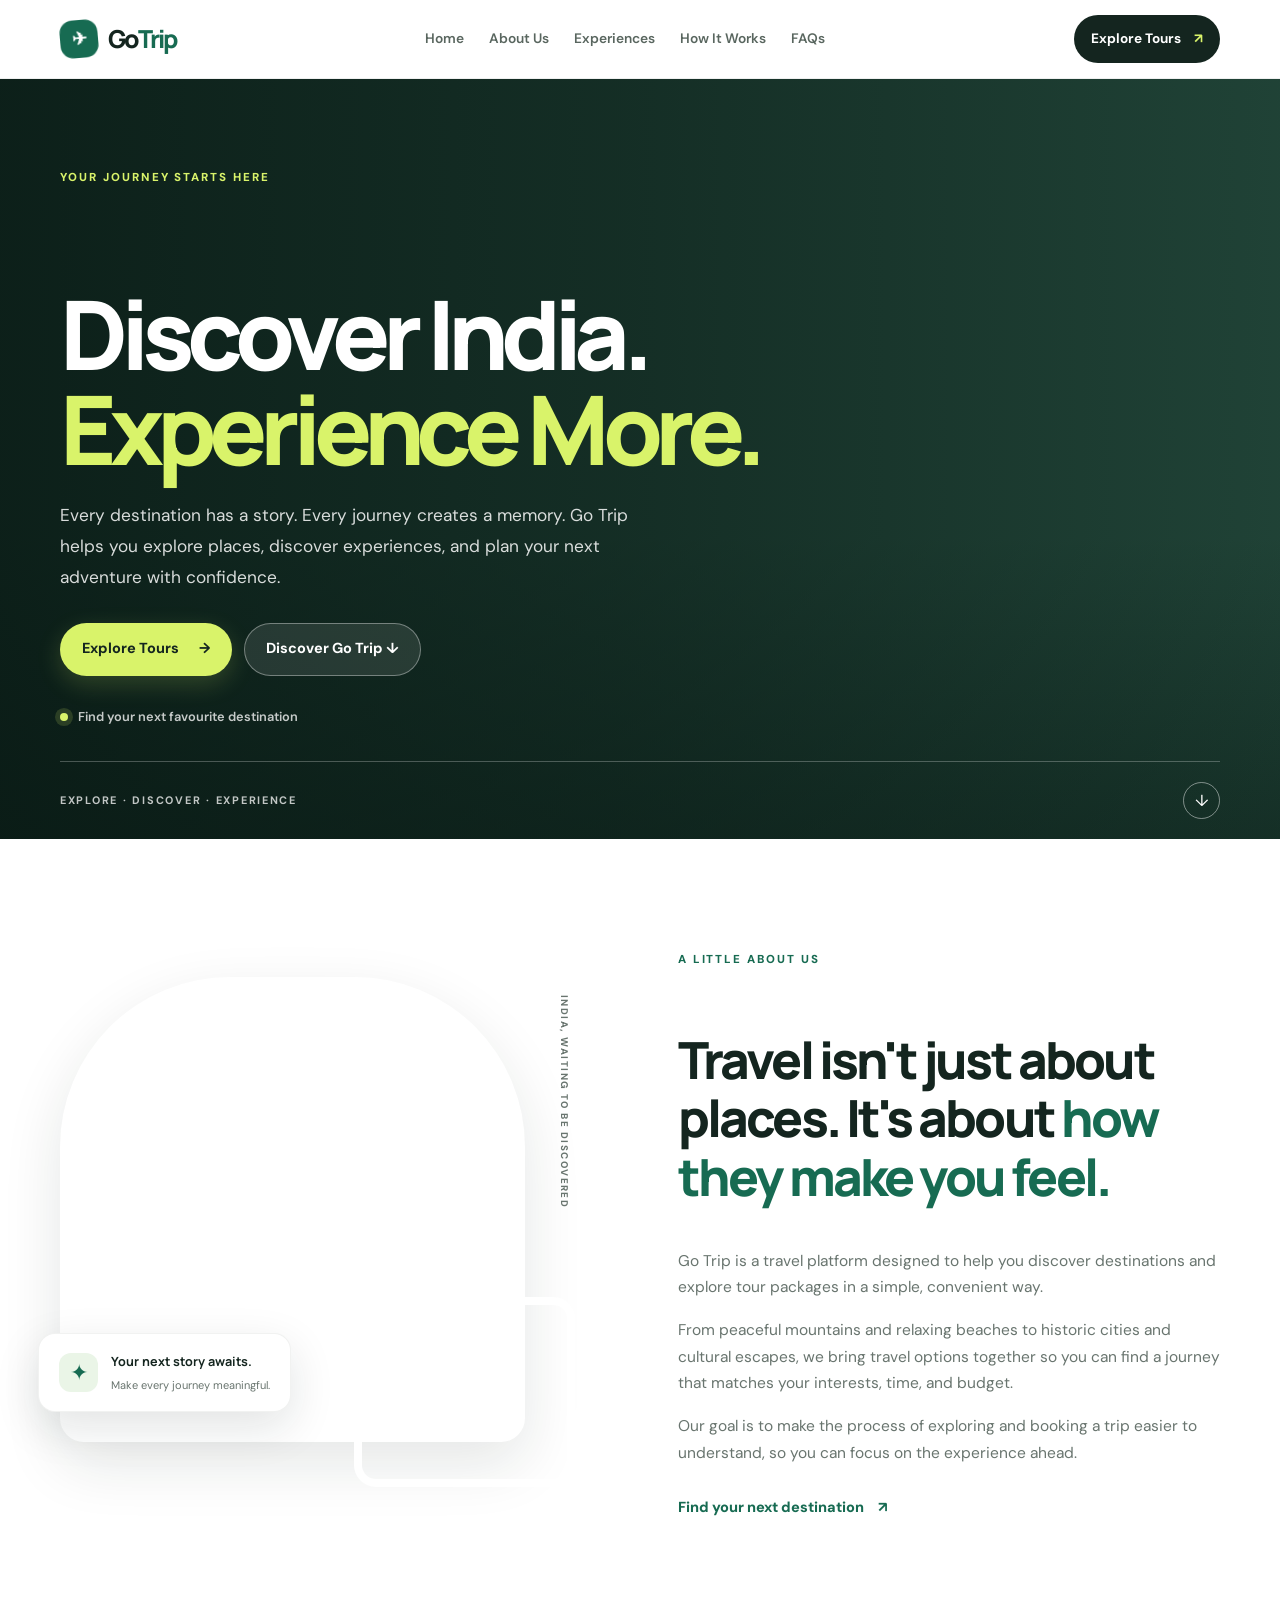
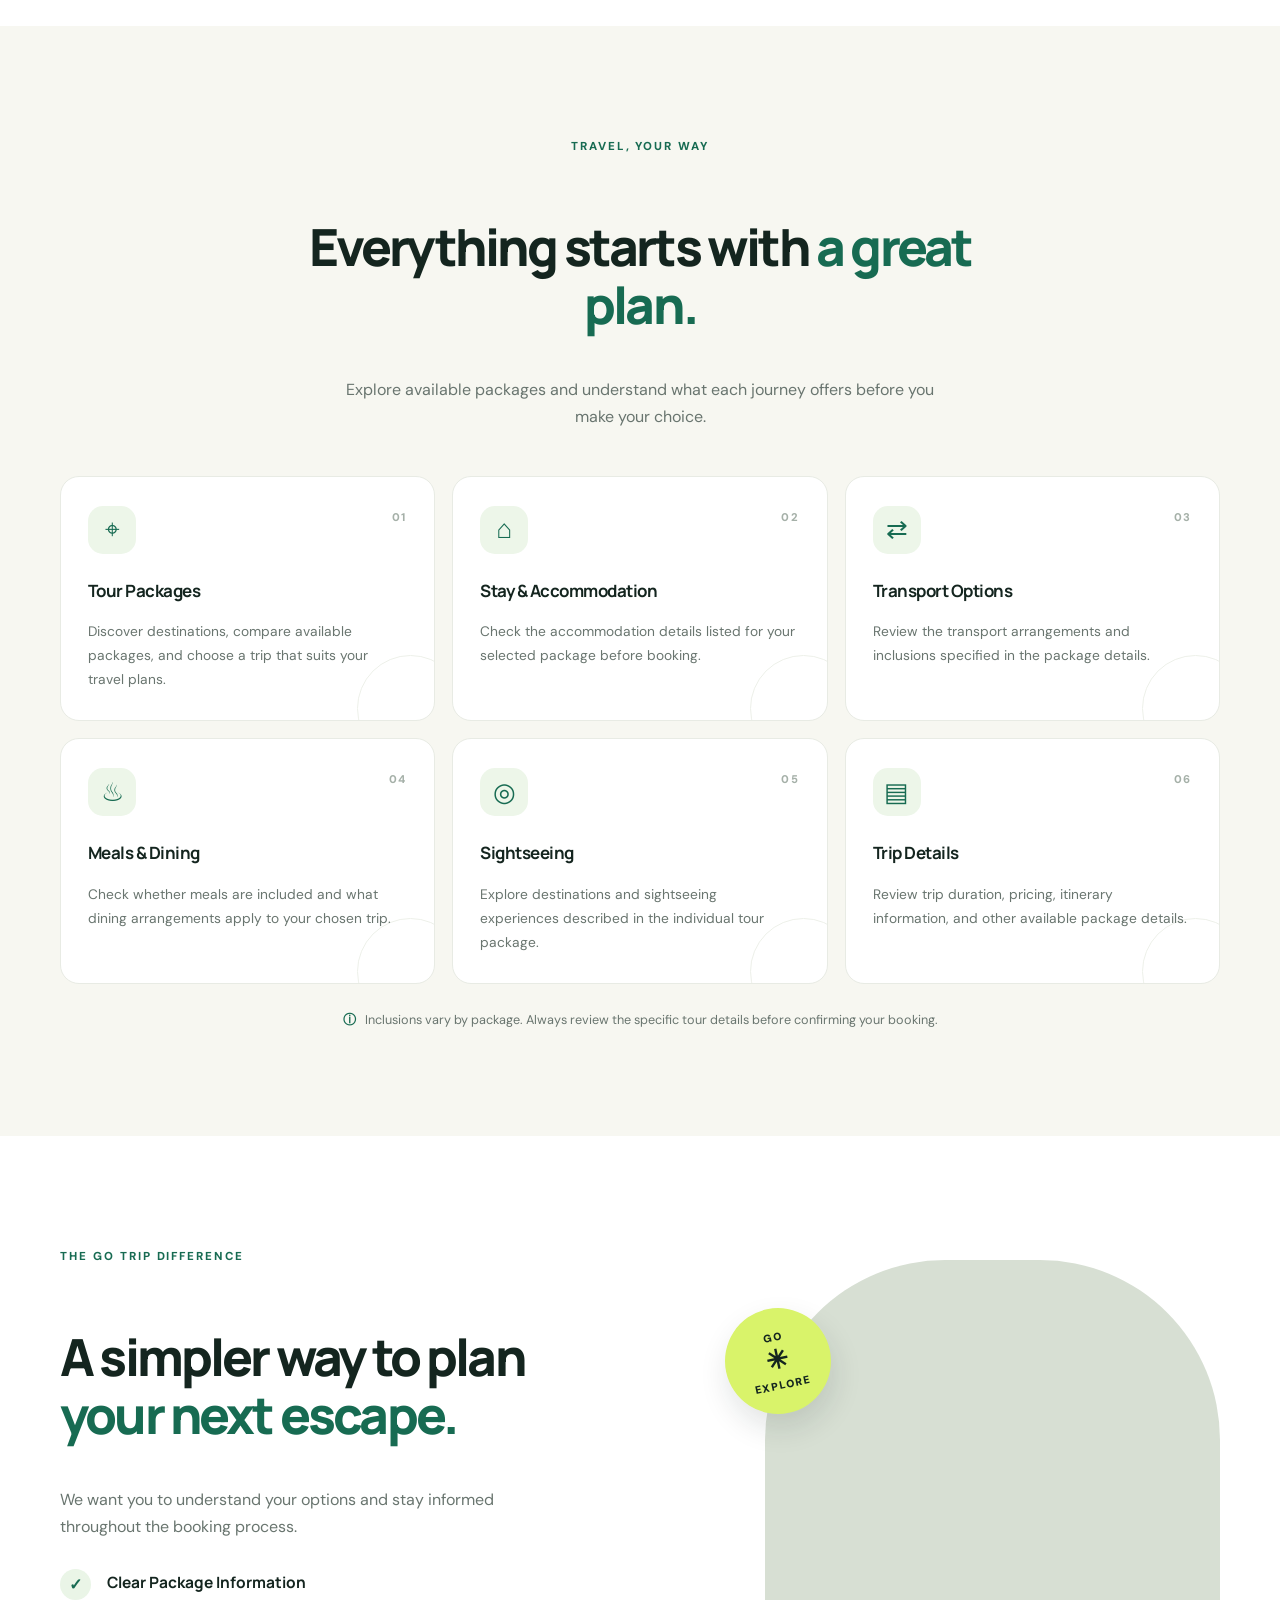
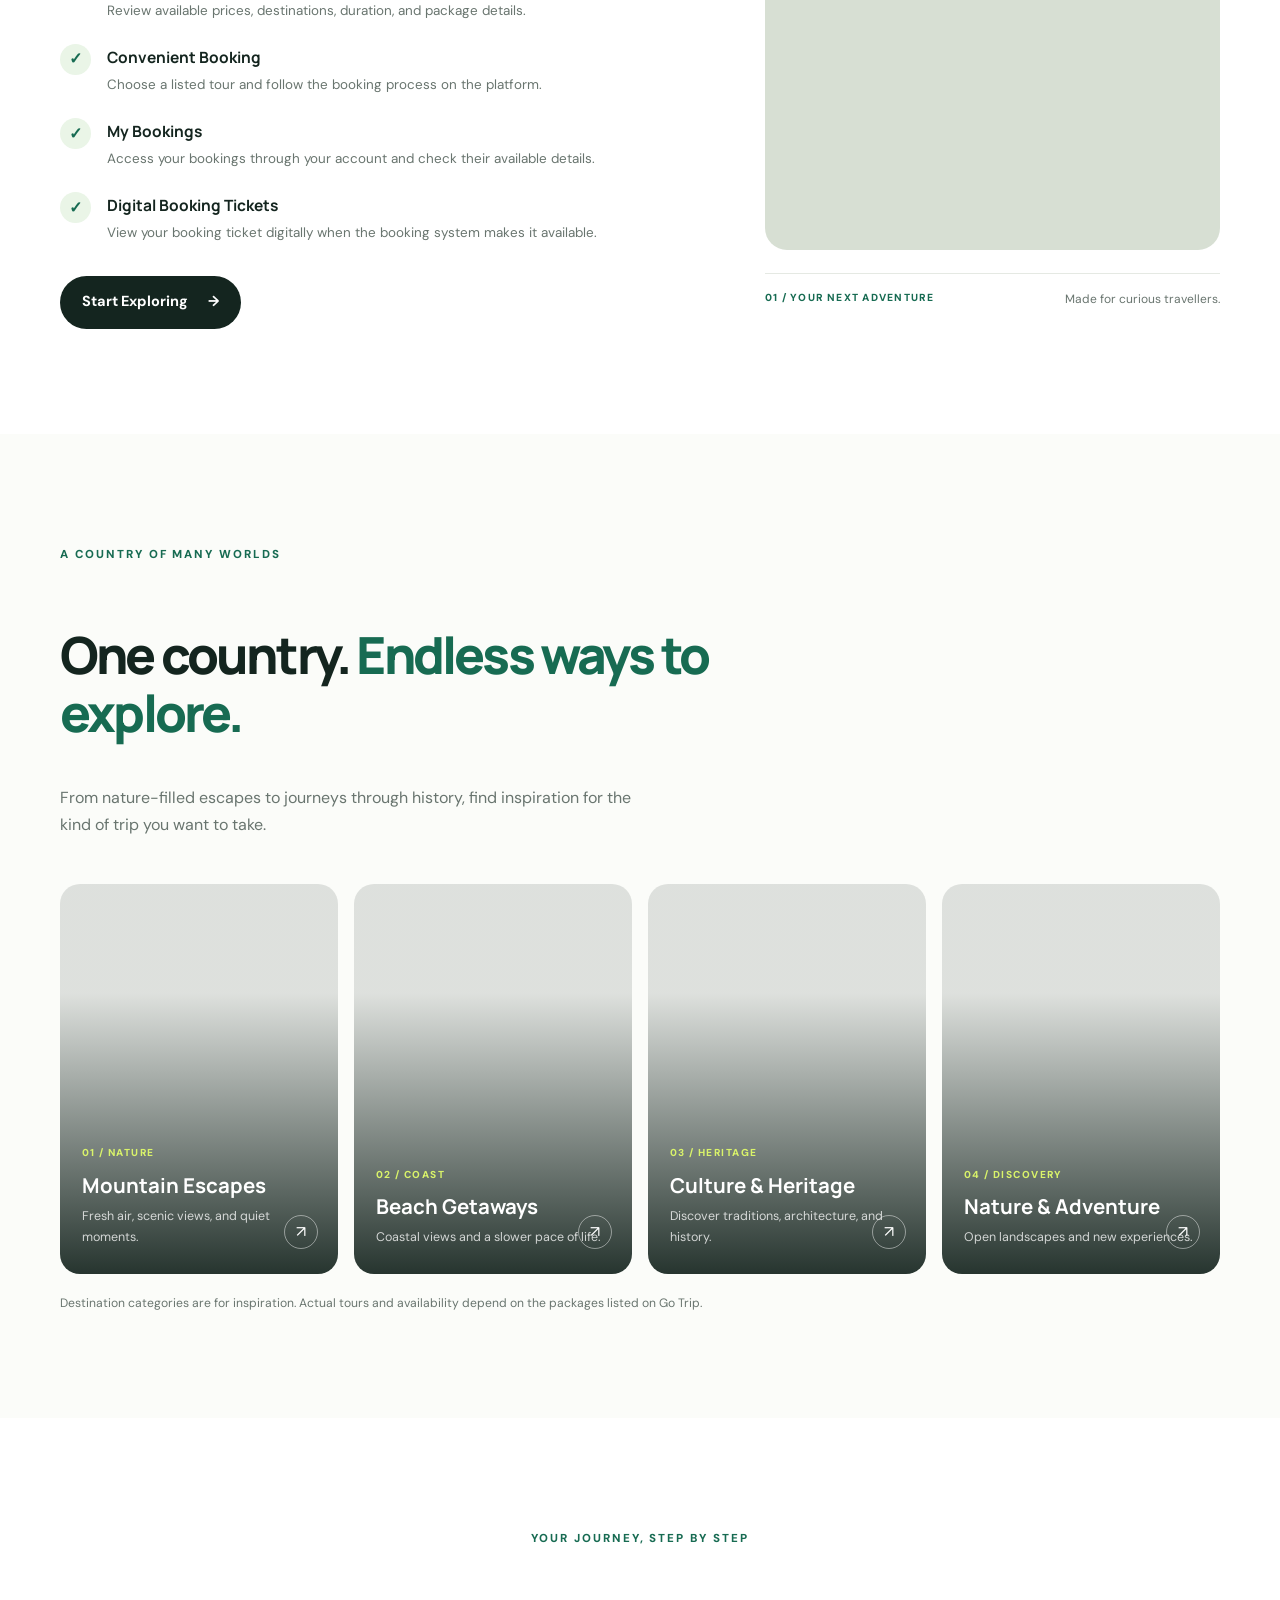
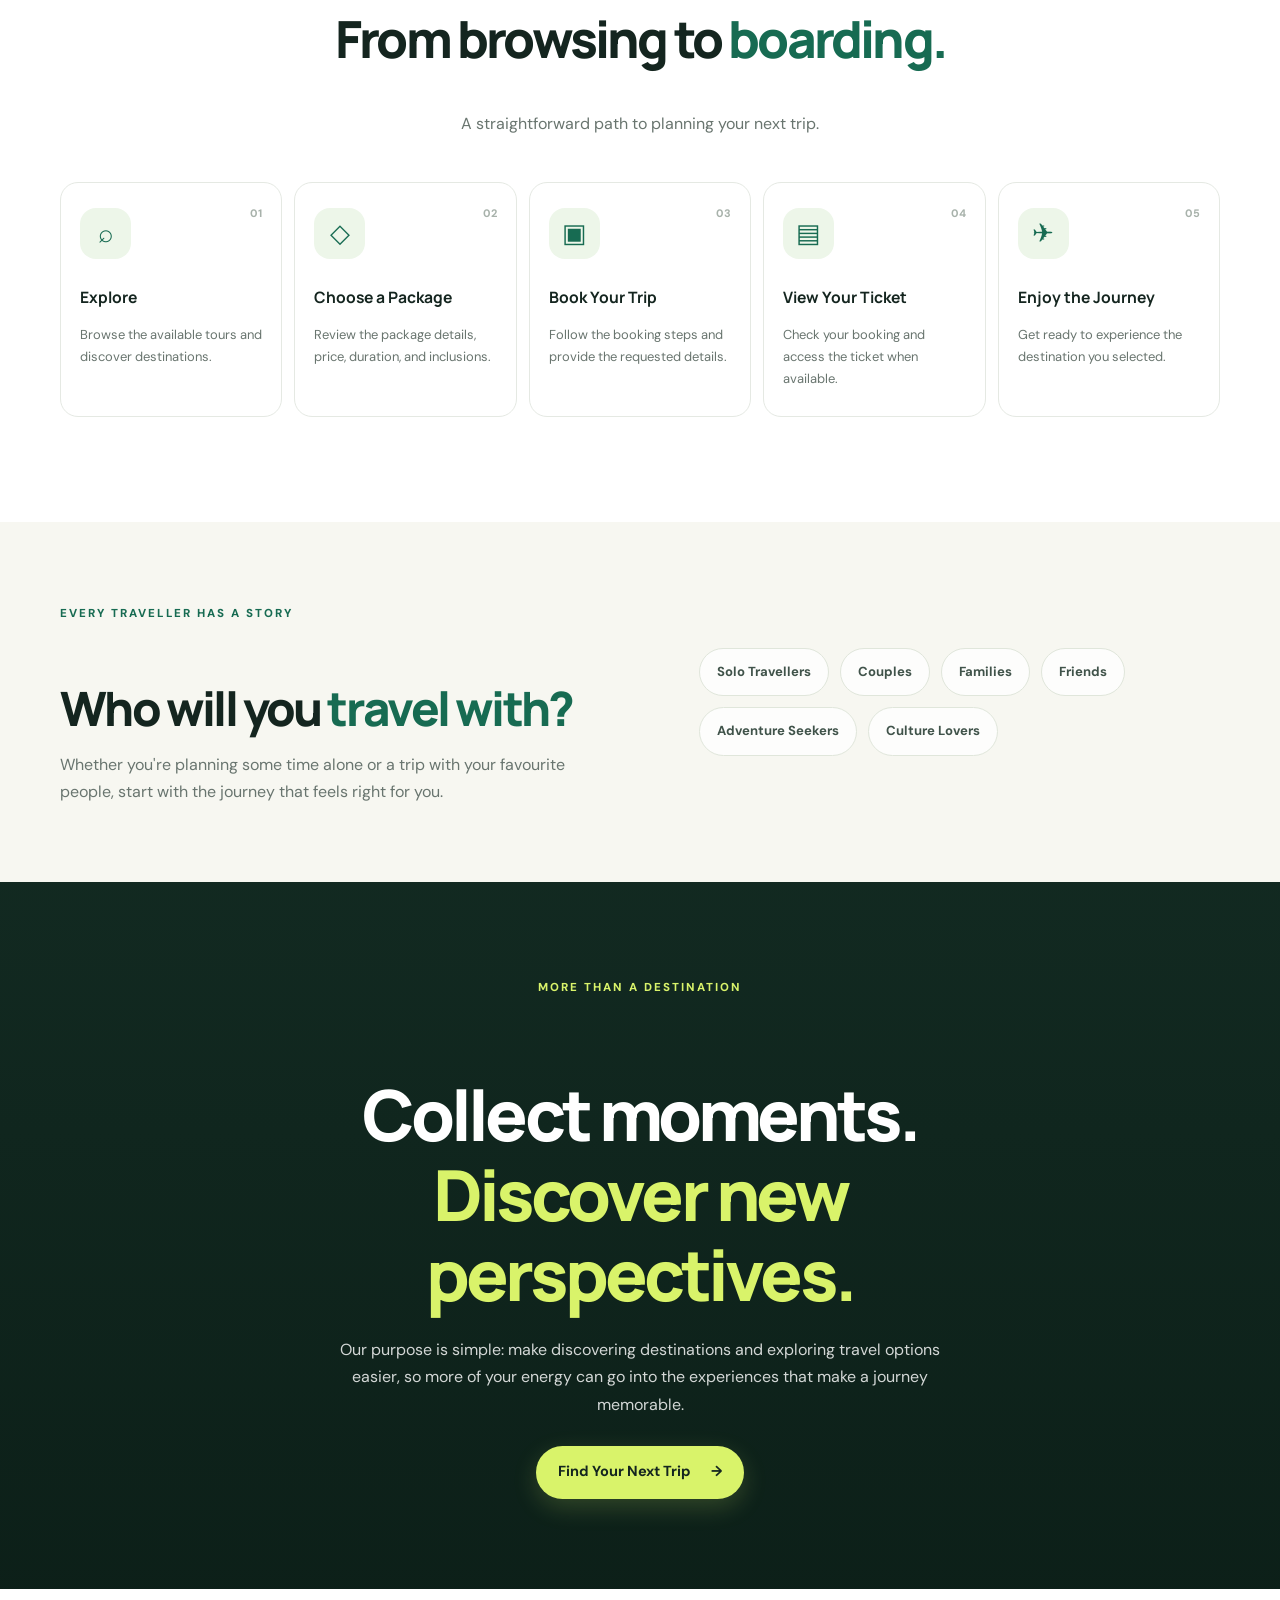
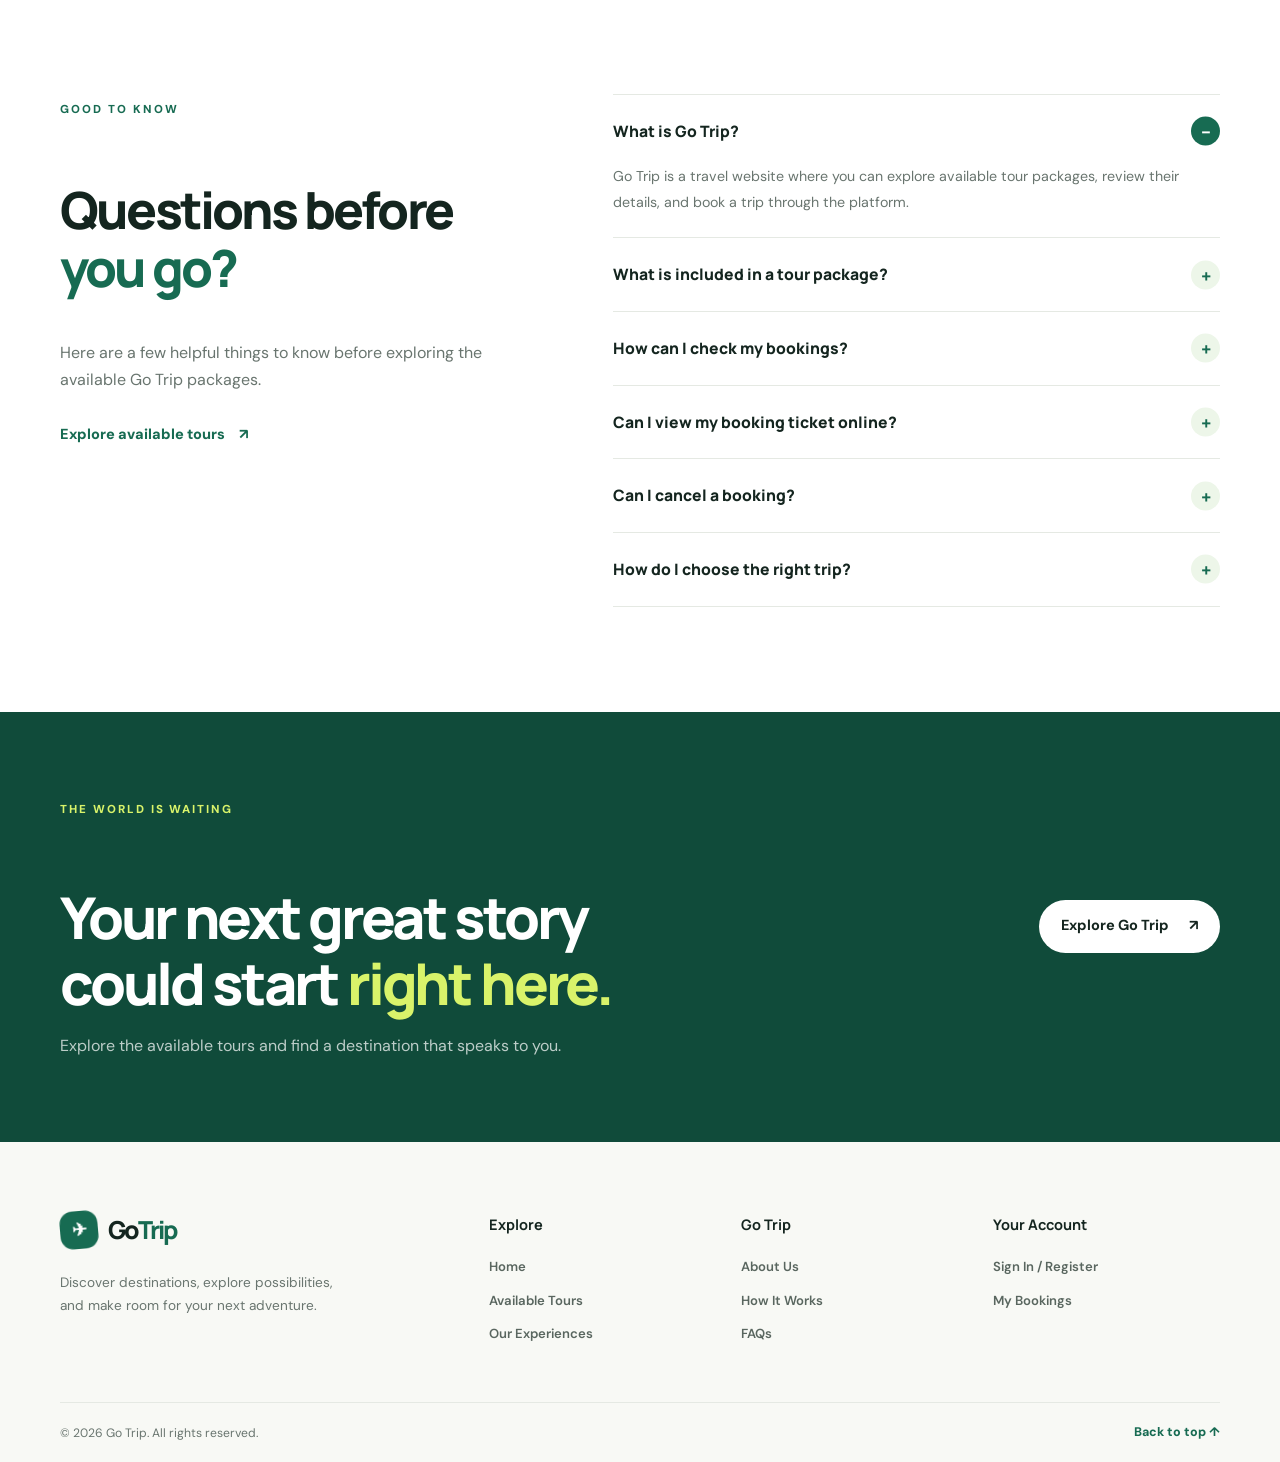
<file: frontend/about-go-trip.html>
<!DOCTYPE html>
<html lang="en">
<head>
    <meta charset="UTF-8">
    <meta name="viewport" content="width=device-width, initial-scale=1.0">
    <meta name="description" content="Discover Go Trip, explore Indian destinations, understand our tour packages, and plan your next journey.">
    <title>About Go Trip | Discover India</title>

    <link rel="stylesheet" href="about-go-trip.css">
    <link rel="preconnect" href="https://fonts.googleapis.com">
    <link rel="preconnect" href="https://fonts.gstatic.com" crossorigin>
    <link href="https://fonts.googleapis.com/css2?family=DM+Sans:wght@400;500;600;700&family=Manrope:wght@400;500;600;700;800&display=swap" rel="stylesheet">
</head>

<body>

    <!-- NAVBAR -->
    <header class="about-header">
        <nav class="about-nav container">
            <a href="index.html" class="brand">
                <span class="brand-icon">✈</span>
                <span>Go<span class="brand-accent">Trip</span></span>
            </a>

            <div class="nav-links">
                <a href="index.html">Home</a>
                <a href="#about">About Us</a>
                <a href="#experiences">Experiences</a>
                <a href="#how-it-works">How It Works</a>
                <a href="#faq">FAQs</a>
            </div>

            <a href="index.html#tours" class="nav-cta">Explore Tours <span>↗</span></a>

            <button class="menu-toggle" id="menuToggle"
                    type="button" aria-label="Toggle navigation"
                    aria-expanded="false">☰</button>
        </nav>
    </header>

    <main>

        <!-- HERO -->
        <section class="about-hero">
            <div class="hero-overlay"></div>

            <div class="container hero-content">
                <span class="eyebrow hero-eyebrow">YOUR JOURNEY STARTS HERE</span>

                <h1>Discover India.<br><span>Experience More.</span></h1>

                <p>
                    Every destination has a story. Every journey creates a memory.
                    Go Trip helps you explore places, discover experiences, and
                    plan your next adventure with confidence.
                </p>

                <div class="hero-actions">
                    <a href="index.html#tours" class="btn btn-primary">
                        Explore Tours <span>→</span>
                    </a>
                    <a href="#about" class="btn btn-glass">Discover Go Trip ↓</a>
                </div>

                <div class="hero-note">
                    <span class="note-dot"></span>
                    Find your next favourite destination
                </div>
            </div>

            <div class="hero-bottom container">
                <span>EXPLORE · DISCOVER · EXPERIENCE</span>
                <a href="#about" aria-label="Scroll to about section">↓</a>
            </div>
        </section>

        <!-- INTRO / ABOUT -->
        <section class="section about-intro" id="about">
            <div class="container intro-grid">
                <div class="intro-visual">
                    <div class="intro-image image-main"></div>
                    <div class="intro-image image-small"></div>
                    <div class="floating-card">
                        <span class="floating-icon">✦</span>
                        <div>
                            <strong>Your next story awaits.</strong>
                            <small>Make every journey meaningful.</small>
                        </div>
                    </div>
                    <span class="image-caption">INDIA, WAITING TO BE DISCOVERED</span>
                </div>

                <div class="intro-copy">
                    <span class="eyebrow">A LITTLE ABOUT US</span>
                    <h2>Travel isn't just about places. It's about <span>how they make you feel.</span></h2>

                    <p>
                        Go Trip is a travel platform designed to help you discover
                        destinations and explore tour packages in a simple,
                        convenient way.
                    </p>

                    <p>
                        From peaceful mountains and relaxing beaches to historic
                        cities and cultural escapes, we bring travel options
                        together so you can find a journey that matches your
                        interests, time, and budget.
                    </p>

                    <p>
                        Our goal is to make the process of exploring and booking
                        a trip easier to understand, so you can focus on the
                        experience ahead.
                    </p>

                    <a href="index.html#tours" class="text-link">
                        Find your next destination <span>↗</span>
                    </a>
                </div>
            </div>
        </section>

        <!-- WHAT WE OFFER -->
        <section class="section offer-section" id="experiences">
            <div class="container">
                <div class="section-heading centered">
                    <span class="eyebrow">TRAVEL, YOUR WAY</span>
                    <h2>Everything starts with <span>a great plan.</span></h2>
                    <p>
                        Explore available packages and understand what each
                        journey offers before you make your choice.
                    </p>
                </div>

                <div class="offer-grid">
                    <article class="offer-card">
                        <div class="offer-icon">⌖</div>
                        <span class="card-number">01</span>
                        <h3>Tour Packages</h3>
                        <p>
                            Discover destinations, compare available packages,
                            and choose a trip that suits your travel plans.
                        </p>
                    </article>

                    <article class="offer-card">
                        <div class="offer-icon">⌂</div>
                        <span class="card-number">02</span>
                        <h3>Stay & Accommodation</h3>
                        <p>
                            Check the accommodation details listed for your
                            selected package before booking.
                        </p>
                    </article>

                    <article class="offer-card">
                        <div class="offer-icon">⇄</div>
                        <span class="card-number">03</span>
                        <h3>Transport Options</h3>
                        <p>
                            Review the transport arrangements and inclusions
                            specified in the package details.
                        </p>
                    </article>

                    <article class="offer-card">
                        <div class="offer-icon">♨</div>
                        <span class="card-number">04</span>
                        <h3>Meals & Dining</h3>
                        <p>
                            Check whether meals are included and what dining
                            arrangements apply to your chosen trip.
                        </p>
                    </article>

                    <article class="offer-card">
                        <div class="offer-icon">◎</div>
                        <span class="card-number">05</span>
                        <h3>Sightseeing</h3>
                        <p>
                            Explore destinations and sightseeing experiences
                            described in the individual tour package.
                        </p>
                    </article>

                    <article class="offer-card">
                        <div class="offer-icon">▤</div>
                        <span class="card-number">06</span>
                        <h3>Trip Details</h3>
                        <p>
                            Review trip duration, pricing, itinerary information,
                            and other available package details.
                        </p>
                    </article>
                </div>

                <p class="inclusion-note">
                    <span>ⓘ</span> Inclusions vary by package. Always review the
                    specific tour details before confirming your booking.
                </p>
            </div>
        </section>

        <!-- WHY GO TRIP -->
        <section class="section why-section">
            <div class="container why-grid">
                <div class="why-copy">
                    <span class="eyebrow">THE GO TRIP DIFFERENCE</span>
                    <h2>A simpler way to plan <span>your next escape.</span></h2>
                    <p>
                        We want you to understand your options and stay informed
                        throughout the booking process.
                    </p>

                    <div class="benefit-list">
                        <div class="benefit">
                            <span class="benefit-check">✓</span>
                            <div>
                                <h3>Clear Package Information</h3>
                                <p>Review available prices, destinations, duration, and package details.</p>
                            </div>
                        </div>

                        <div class="benefit">
                            <span class="benefit-check">✓</span>
                            <div>
                                <h3>Convenient Booking</h3>
                                <p>Choose a listed tour and follow the booking process on the platform.</p>
                            </div>
                        </div>

                        <div class="benefit">
                            <span class="benefit-check">✓</span>
                            <div>
                                <h3>My Bookings</h3>
                                <p>Access your bookings through your account and check their available details.</p>
                            </div>
                        </div>

                        <div class="benefit">
                            <span class="benefit-check">✓</span>
                            <div>
                                <h3>Digital Booking Tickets</h3>
                                <p>View your booking ticket digitally when the booking system makes it available.</p>
                            </div>
                        </div>
                    </div>

                    <a href="index.html#tours" class="btn btn-dark">
                        Start Exploring <span>→</span>
                    </a>
                </div>

                <div class="why-visual">
                    <div class="why-image"></div>
                    <div class="why-sticker">
                        <span>GO</span>
                        <span class="sticker-star">✳</span>
                        <span>EXPLORE</span>
                    </div>
                    <div class="why-caption">
                        <span>01 / YOUR NEXT ADVENTURE</span>
                        <span>Made for curious travellers.</span>
                    </div>
                </div>
            </div>
        </section>

        <!-- DESTINATIONS -->
        <section class="section destination-section">
            <div class="container">
                <div class="section-heading">
                    <span class="eyebrow">A COUNTRY OF MANY WORLDS</span>
                    <h2>One country. <span>Endless ways to explore.</span></h2>
                    <p>
                        From nature-filled escapes to journeys through history,
                        find inspiration for the kind of trip you want to take.
                    </p>
                </div>

                <div class="destination-grid">
                    <a href="index.html#tours" class="destination-card destination-mountains">
                        <div class="destination-shade"></div>
                        <div class="destination-info">
                            <span>01 / NATURE</span>
                            <h3>Mountain Escapes</h3>
                            <p>Fresh air, scenic views, and quiet moments.</p>
                            <span class="destination-arrow">↗</span>
                        </div>
                    </a>

                    <a href="index.html#tours" class="destination-card destination-beaches">
                        <div class="destination-shade"></div>
                        <div class="destination-info">
                            <span>02 / COAST</span>
                            <h3>Beach Getaways</h3>
                            <p>Coastal views and a slower pace of life.</p>
                            <span class="destination-arrow">↗</span>
                        </div>
                    </a>

                    <a href="index.html#tours" class="destination-card destination-culture">
                        <div class="destination-shade"></div>
                        <div class="destination-info">
                            <span>03 / HERITAGE</span>
                            <h3>Culture & Heritage</h3>
                            <p>Discover traditions, architecture, and history.</p>
                            <span class="destination-arrow">↗</span>
                        </div>
                    </a>

                    <a href="index.html#tours" class="destination-card destination-nature">
                        <div class="destination-shade"></div>
                        <div class="destination-info">
                            <span>04 / DISCOVERY</span>
                            <h3>Nature & Adventure</h3>
                            <p>Open landscapes and new experiences.</p>
                            <span class="destination-arrow">↗</span>
                        </div>
                    </a>
                </div>

                <p class="destination-footnote">
                    Destination categories are for inspiration. Actual tours and
                    availability depend on the packages listed on Go Trip.
                </p>
            </div>
        </section>

        <!-- HOW IT WORKS -->
        <section class="section steps-section" id="how-it-works">
            <div class="container">
                <div class="section-heading centered">
                    <span class="eyebrow">YOUR JOURNEY, STEP BY STEP</span>
                    <h2>From browsing to <span>boarding.</span></h2>
                    <p>A straightforward path to planning your next trip.</p>
                </div>

                <div class="steps-grid">
                    <article class="step-card">
                        <span class="step-number">01</span>
                        <div class="step-icon">⌕</div>
                        <h3>Explore</h3>
                        <p>Browse the available tours and discover destinations.</p>
                    </article>

                    <article class="step-card">
                        <span class="step-number">02</span>
                        <div class="step-icon">◇</div>
                        <h3>Choose a Package</h3>
                        <p>Review the package details, price, duration, and inclusions.</p>
                    </article>

                    <article class="step-card">
                        <span class="step-number">03</span>
                        <div class="step-icon">▣</div>
                        <h3>Book Your Trip</h3>
                        <p>Follow the booking steps and provide the requested details.</p>
                    </article>

                    <article class="step-card">
                        <span class="step-number">04</span>
                        <div class="step-icon">▤</div>
                        <h3>View Your Ticket</h3>
                        <p>Check your booking and access the ticket when available.</p>
                    </article>

                    <article class="step-card">
                        <span class="step-number">05</span>
                        <div class="step-icon">✈</div>
                        <h3>Enjoy the Journey</h3>
                        <p>Get ready to experience the destination you selected.</p>
                    </article>
                </div>
            </div>
        </section>

        <!-- WHO IT IS FOR -->
        <section class="travellers-section">
            <div class="container travellers-inner">
                <div>
                    <span class="eyebrow">EVERY TRAVELLER HAS A STORY</span>
                    <h2>Who will you <span>travel with?</span></h2>
                    <p>
                        Whether you're planning some time alone or a trip with
                        your favourite people, start with the journey that feels
                        right for you.
                    </p>
                </div>

                <div class="traveller-tags">
                    <span>Solo Travellers</span>
                    <span>Couples</span>
                    <span>Families</span>
                    <span>Friends</span>
                    <span>Adventure Seekers</span>
                    <span>Culture Lovers</span>
                </div>
            </div>
        </section>

        <!-- MISSION -->
        <section class="mission-section">
            <div class="mission-overlay"></div>
            <div class="container mission-content">
                <span class="eyebrow">MORE THAN A DESTINATION</span>
                <h2>Collect moments.<br><span>Discover new perspectives.</span></h2>
                <p>
                    Our purpose is simple: make discovering destinations and
                    exploring travel options easier, so more of your energy can
                    go into the experiences that make a journey memorable.
                </p>
                <a href="index.html#tours" class="btn btn-primary">
                    Find Your Next Trip <span>→</span>
                </a>
            </div>
        </section>

        <!-- FAQ -->
        <section class="section faq-section" id="faq">
            <div class="container faq-layout">
                <div class="faq-intro">
                    <span class="eyebrow">GOOD TO KNOW</span>
                    <h2>Questions before <span>you go?</span></h2>
                    <p>
                        Here are a few helpful things to know before exploring
                        the available Go Trip packages.
                    </p>
                    <a href="index.html#tours" class="text-link">
                        Explore available tours <span>↗</span>
                    </a>
                </div>

                <div class="faq-list">
                    <details class="faq-item" open>
                        <summary>What is Go Trip?</summary>
                        <p>
                            Go Trip is a travel website where you can explore
                            available tour packages, review their details, and
                            book a trip through the platform.
                        </p>
                    </details>

                    <details class="faq-item">
                        <summary>What is included in a tour package?</summary>
                        <p>
                            Inclusions depend on the selected package. Check its
                            details for information about accommodation,
                            transport, meals, sightseeing, and other services.
                        </p>
                    </details>

                    <details class="faq-item">
                        <summary>How can I check my bookings?</summary>
                        <p>
                            Sign in to your Go Trip account and open the My
                            Bookings section, where available booking details
                            can be viewed.
                        </p>
                    </details>

                    <details class="faq-item">
                        <summary>Can I view my booking ticket online?</summary>
                        <p>
                            If a ticket is available for your booking, you can
                            open it digitally through the booking features
                            provided by the platform.
                        </p>
                    </details>

                    <details class="faq-item">
                        <summary>Can I cancel a booking?</summary>
                        <p>
                            Cancellation options depend on the booking status
                            and the functionality available on the platform.
                            Review your booking before making changes.
                        </p>
                    </details>

                    <details class="faq-item">
                        <summary>How do I choose the right trip?</summary>
                        <p>
                            Compare the listed destinations, travel duration,
                            price, and package inclusions. Choose the option
                            that best matches your preferences and budget.
                        </p>
                    </details>
                </div>
            </div>
        </section>

        <!-- CONTACT / FINAL CTA -->
        <section class="final-cta" id="contact">
            <div class="container final-cta-inner">
                <div>
                    <span class="eyebrow">THE WORLD IS WAITING</span>
                    <h2>Your next great story<br>could start <span>right here.</span></h2>
                    <p>Explore the available tours and find a destination that speaks to you.</p>
                </div>

                <a href="index.html#tours" class="btn btn-light">
                    Explore Go Trip <span>↗</span>
                </a>
            </div>
        </section>

    </main>

    <!-- FOOTER -->
    <footer class="about-footer">
        <div class="container footer-main">
            <div class="footer-brand">
                <a href="index.html" class="brand">
                    <span class="brand-icon">✈</span>
                    <span>Go<span class="brand-accent">Trip</span></span>
                </a>
                <p>
                    Discover destinations, explore possibilities, and make
                    room for your next adventure.
                </p>
            </div>

            <div class="footer-column">
                <h3>Explore</h3>
                <a href="index.html">Home</a>
                <a href="index.html#tours">Available Tours</a>
                <a href="#experiences">Our Experiences</a>
            </div>

            <div class="footer-column">
                <h3>Go Trip</h3>
                <a href="#about">About Us</a>
                <a href="#how-it-works">How It Works</a>
                <a href="#faq">FAQs</a>
            </div>

            <div class="footer-column">
                <h3>Your Account</h3>
                <a href="index.html">Sign In / Register</a>
                <a href="my-bookings.html">My Bookings</a>
            </div>
        </div>

        <div class="container footer-bottom">
            <p>© <span id="currentYear"></span> Go Trip. All rights reserved.</p>
            <a href="#top" id="backToTop">Back to top ↑</a>
        </div>
    </footer>

    <script src="about-go-trip.js"></script>
</body>
</html>
</file>
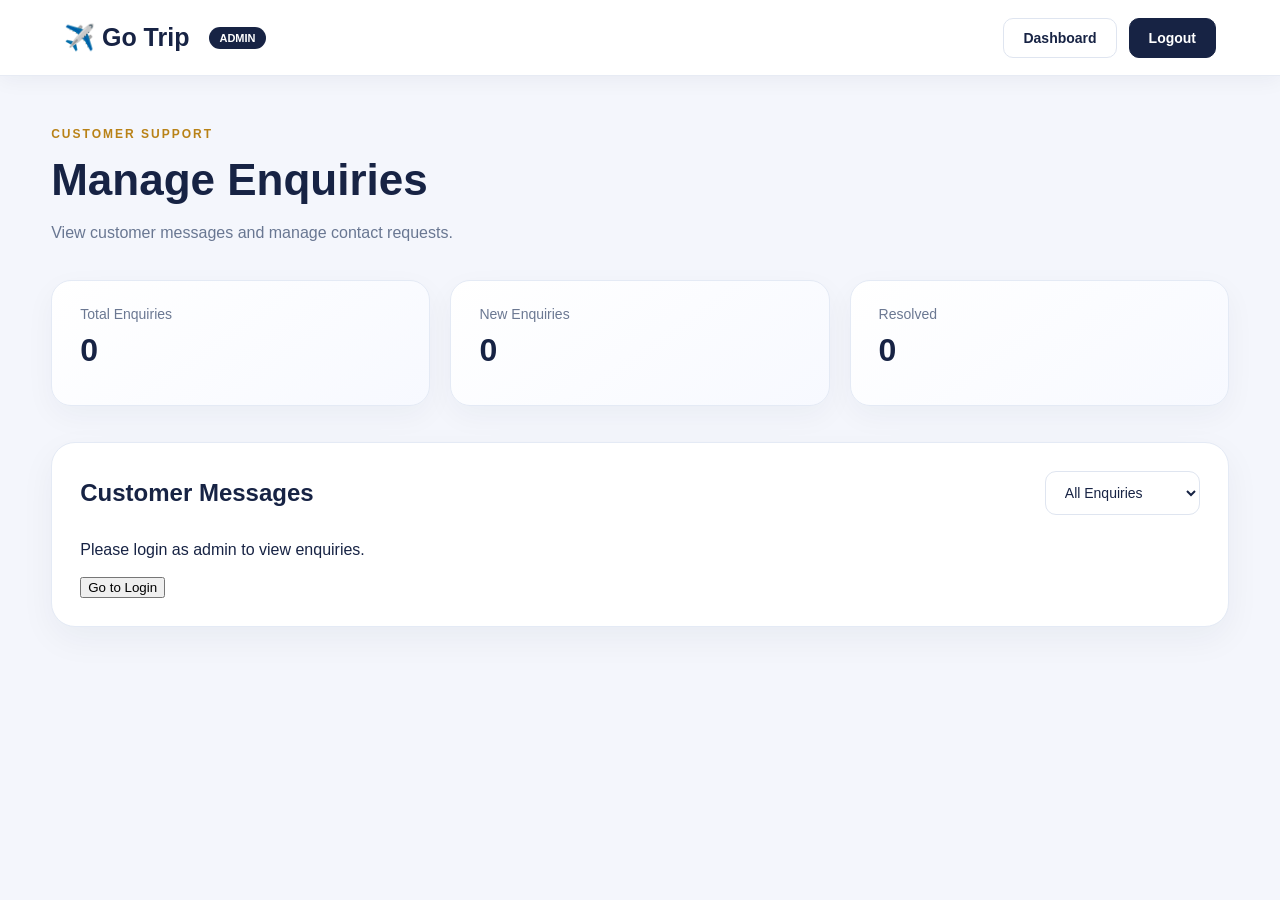
<file: frontend/admin-enquiries.html>
<!DOCTYPE html>
<html lang="en">
<head>
    <meta charset="UTF-8">
    <meta name="viewport" content="width=device-width, initial-scale=1.0">
    <title>Manage Enquiries | Go Trip Admin</title>

    <link rel="stylesheet" href="admin.css">
    <link rel="stylesheet" href="admin-enquiries.css">
</head>
<body>

    <header class="admin-header">
        <div class="admin-brand">
            ✈️ Go Trip <span>ADMIN</span>
        </div>

        <div class="admin-header-actions">
            <button type="button"
                    onclick="window.location.href='admin.html'">
                Dashboard
            </button>

            <button type="button" id="logoutBtn">
                Logout
            </button>
        </div>
    </header>

    <main class="enquiries-page">

        <section class="enquiries-heading">
            <span class="eyebrow">CUSTOMER SUPPORT</span>
            <h1>Manage Enquiries</h1>
            <p>View customer messages and manage contact requests.</p>
        </section>

        <section class="enquiries-stats">
            <div class="enquiry-stat-card">
                <span>Total Enquiries</span>
                <strong id="totalEnquiries">0</strong>
            </div>

            <div class="enquiry-stat-card">
                <span>New Enquiries</span>
                <strong id="newEnquiries">0</strong>
            </div>

            <div class="enquiry-stat-card">
                <span>Resolved</span>
                <strong id="resolvedEnquiries">0</strong>
            </div>
        </section>

        <section class="enquiries-list-section">
            <div class="enquiries-toolbar">
                <h2>Customer Messages</h2>

                <select id="statusFilter">
                    <option value="ALL">All Enquiries</option>
                    <option value="NEW">New</option>
                    <option value="IN_PROGRESS">In Progress</option>
                    <option value="RESOLVED">Resolved</option>
                </select>
            </div>

            <div id="enquiriesContainer">
                <p>Loading enquiries...</p>
            </div>
        </section>

    </main>

    <script src="admin-enquiries.js"></script>
</body>
</html>
</file>
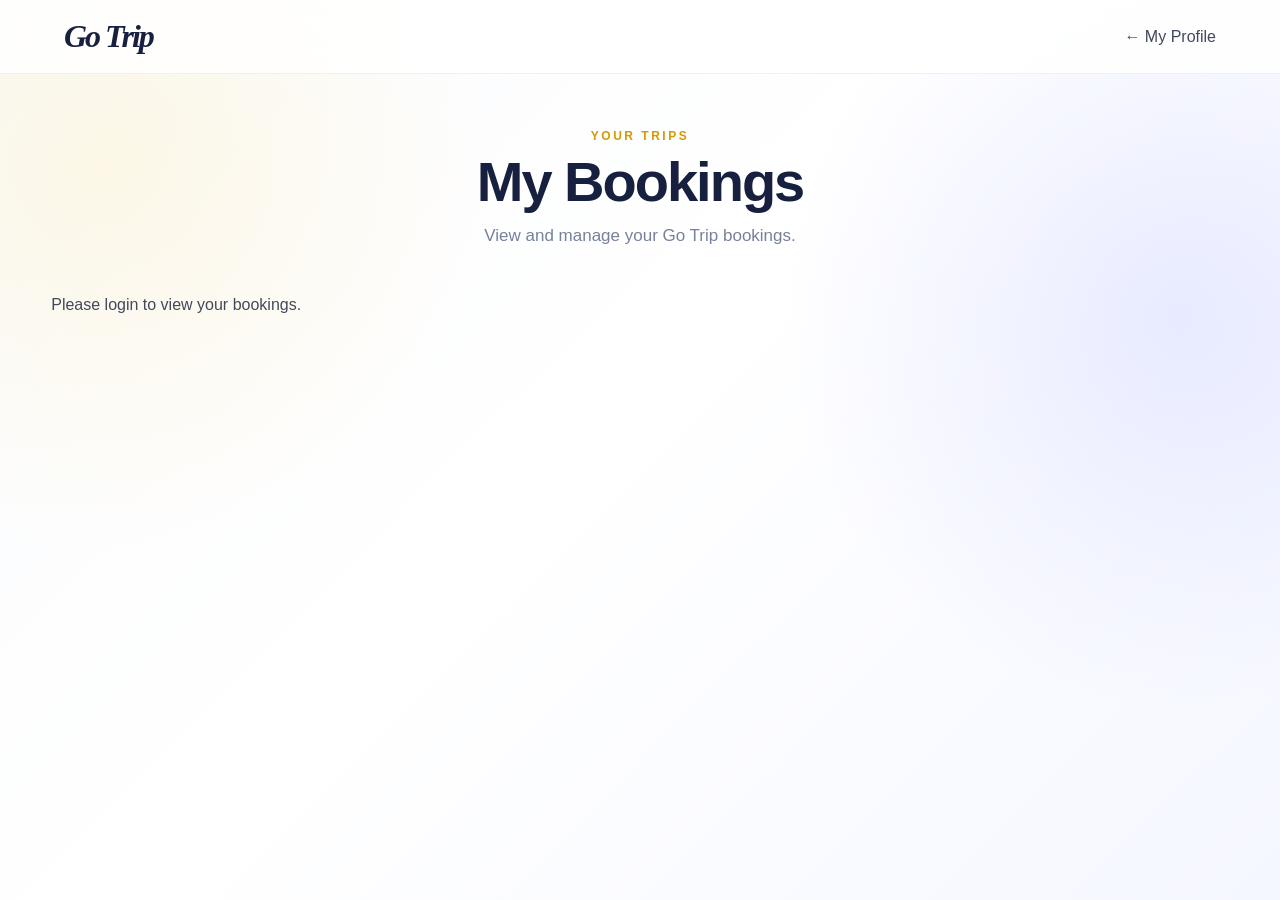
<file: frontend/my-bookings.html>
<!DOCTYPE html>
<html lang="en">

<head>

    <meta charset="UTF-8">

    <meta name="viewport"
        content="width=device-width, initial-scale=1.0">

    <title>My Bookings | Go Trip</title>

    <link rel="stylesheet" href="style.css">

</head>


<body class="my-bookings-body">


    <!-- =====================================================
         NAVBAR
    ====================================================== -->

    <header class="profile-navbar">

        <a href="index.html" class="brand">
            Go Trip
        </a>

        <a href="profile.html" class="back-home">
            ← My Profile
        </a>

    </header>



    <!-- =====================================================
         MAIN
    ====================================================== -->

    <main class="my-bookings-page">

        <section class="my-bookings-section">


            <!-- PAGE HEADING -->

            <div class="my-bookings-heading">

                <span class="eyebrow">
                    YOUR TRIPS
                </span>

                <h1>
                    My Bookings
                </h1>

                <p>
                    View and manage your Go Trip bookings.
                </p>

            </div>



            <!-- BOOKINGS -->

            <div id="bookingsContainer">

                <div class="booking-loading">

                    <div class="loading-spinner"></div>

                    <p>
                        Loading your bookings...
                    </p>

                </div>

            </div>


        </section>

    </main>



    <!-- =====================================================
         JAVASCRIPT
    ====================================================== -->

    <script src="script.js"></script>

</body>

</html>
</file>
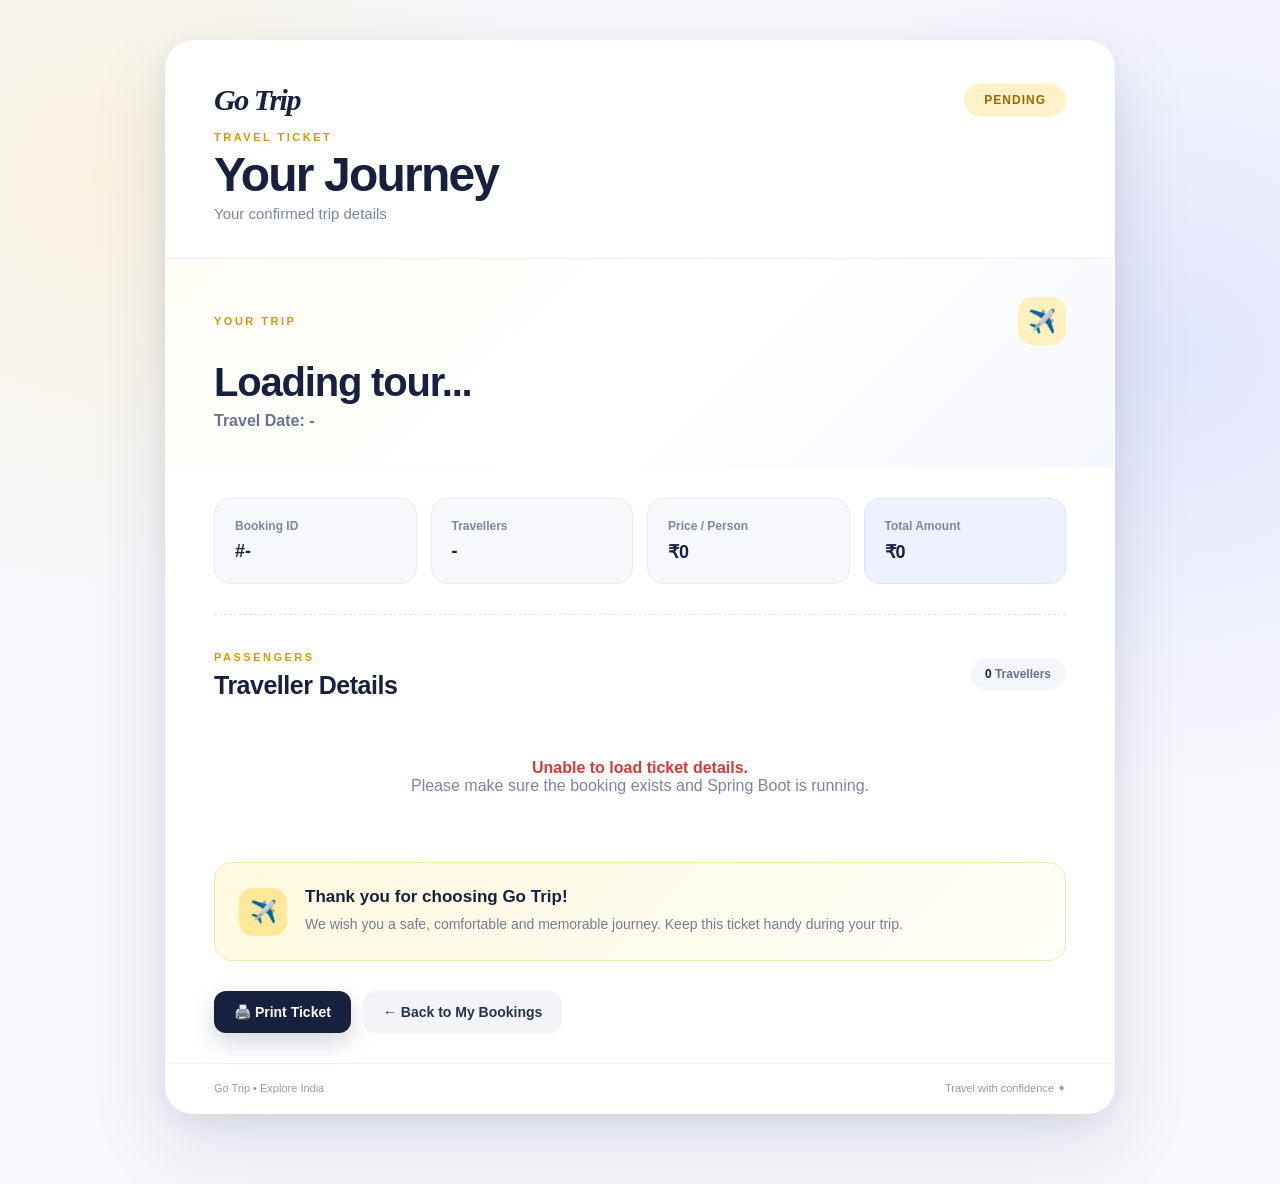
<file: frontend/ticket.html>
<!DOCTYPE html>
<html lang="en">

<head>
    <meta charset="UTF-8">

    <meta name="viewport"
        content="width=device-width, initial-scale=1.0">

    <title>Travel Ticket | Go Trip</title>

    <link rel="stylesheet" href="style.css">
</head>


<body class="ticket-body">


    <main class="ticket-page">

        <div class="ticket-container">


            <!-- =================================================
                 TICKET HEADER
            ================================================== -->

            <header class="ticket-header">

                <div class="ticket-brand">

                    <span class="ticket-brand-name">
                        Go Trip
                    </span>

                    <span class="eyebrow">
                        TRAVEL TICKET
                    </span>

                    <h1>
                        Your Journey
                    </h1>

                    <p>
                        Your confirmed trip details
                    </p>

                </div>


                <div
                    class="ticket-status"
                    id="ticketStatus">

                    PENDING

                </div>

            </header>



            <!-- =================================================
                 TRIP INFORMATION
            ================================================== -->

            <section class="ticket-tour">

                <div class="ticket-tour-label">

                    <span class="eyebrow">
                        YOUR TRIP
                    </span>

                    <span class="ticket-trip-icon">
                        ✈️
                    </span>

                </div>


                <h2 id="ticketTourName">
                    Loading tour...
                </h2>


                <p
                    id="ticketTravelDate"
                    class="ticket-travel-date">

                    Travel Date: -

                </p>

            </section>



            <!-- =================================================
                 BOOKING SUMMARY
            ================================================== -->

            <section class="ticket-booking-info">


                <div class="ticket-info-card">

                    <span>
                        Booking ID
                    </span>

                    <strong id="ticketBookingId">
                        #-
                    </strong>

                </div>


                <div class="ticket-info-card">

                    <span>
                        Travellers
                    </span>

                    <strong id="ticketTravellers">
                        -
                    </strong>

                </div>


                <div class="ticket-info-card">

                    <span>
                        Price / Person
                    </span>

                    <strong id="ticketPrice">
                        ₹0
                    </strong>

                </div>


                <div class="ticket-info-card ticket-total-card">

                    <span>
                        Total Amount
                    </span>

                    <strong id="ticketTotal">
                        ₹0
                    </strong>

                </div>


            </section>



            <!-- =================================================
                 PASSENGERS
            ================================================== -->

            <section class="ticket-passengers">


                <div class="ticket-section-title">

                    <div>

                        <span class="eyebrow">
                            PASSENGERS
                        </span>

                        <h3>
                            Traveller Details
                        </h3>

                    </div>


                    <span class="passenger-count-badge">

                        <span id="ticketTravellersBadge">
                            0
                        </span>

                        Travellers

                    </span>

                </div>


                <div id="ticketPassengers">

                    <div class="ticket-loading">

                        <div class="ticket-spinner"></div>

                        <p>
                            Loading passenger details...
                        </p>

                    </div>

                </div>


            </section>



            <!-- =================================================
                 GO TRIP MESSAGE
            ================================================== -->

            <section class="ticket-message">

                <div class="ticket-message-icon">
                    ✈️
                </div>

                <div>

                    <h3>
                        Thank you for choosing Go Trip!
                    </h3>

                    <p>
                        We wish you a safe, comfortable and
                        memorable journey. Keep this ticket
                        handy during your trip.
                    </p>

                </div>

            </section>



            <!-- =================================================
                 ACTIONS
            ================================================== -->

            <div class="ticket-actions">


                <button
                    type="button"
                    onclick="window.print()"
                    class="ticket-print-btn">

                    🖨️
                    Print Ticket

                </button>


                <button
                    type="button"
                    onclick="history.back()"
                    class="ticket-back-btn">

                    ←
                    Back to My Bookings

                </button>


            </div>


            <!-- Ticket footer -->

            <div class="ticket-footer">

                <span>
                    Go Trip • Explore India
                </span>

                <span>
                    Travel with confidence ✦
                </span>

            </div>


        </div>

    </main>



    <script src="script.js"></script>

</body>

</html>
</file>
<file: frontend/about-go-trip.css>
/* =========================================================
   GO TRIP — PREMIUM ABOUT PAGE
   ========================================================= */

:root {
    --green: #176b52;
    --dark: #14251f;
    --lime: #d9f36a;
    --cream: #f7f7f1;
    --muted: #69756f;
    --line: #e5e9e3;
}

* {
    box-sizing: border-box;
}

html {
    scroll-behavior: smooth;
    scroll-padding-top: 90px;
}

body {
    margin: 0;
    color: var(--dark);
    background: #fff;
    font-family: 'DM Sans', sans-serif;
    font-size: 16px;
    line-height: 1.7;
}

a {
    color: inherit;
    text-decoration: none;
}

button {
    font: inherit;
}

h1, h2, h3, .brand {
    font-family: 'Manrope', sans-serif;
}

h2 {
    font-size: clamp(2rem, 4vw, 3.45rem);
    line-height: 1.14;
    letter-spacing: -.055em;
    font-weight: 800;
}

h2 span {
    color: var(--green);
}

p {
    color: var(--muted);
}

.container {
    width: min(1160px, calc(100% - 48px));
    margin-inline: auto;
}

.section {
    padding: 105px 0;
}

.eyebrow {
    display: inline-block;
    margin-bottom: 18px;
    color: var(--green);
    font-size: .72rem;
    font-weight: 800;
    letter-spacing: .17em;
}

/* ========== NAVBAR ========== */

.about-header {
    position: sticky;
    top: 0;
    z-index: 100;
    background: rgba(255,255,255,.94);
    border-bottom: 1px solid rgba(20,37,31,.07);
    backdrop-filter: blur(18px);
}

.about-nav {
    min-height: 78px;
    display: flex;
    align-items: center;
    justify-content: space-between;
    gap: 25px;
}

.brand {
    display: inline-flex;
    align-items: center;
    gap: 10px;
    font-size: 1.55rem;
    font-weight: 800;
    letter-spacing: -.07em;
}

.brand-accent {
    color: var(--green);
}

.brand-icon {
    width: 38px;
    height: 38px;
    display: grid;
    place-items: center;
    border-radius: 13px;
    color: white;
    background: var(--green);
    font-size: 1.1rem;
    transform: rotate(-5deg);
}

.nav-links {
    display: flex;
    align-items: center;
    gap: 25px;
}

.nav-links a {
    color: #59665f;
    font-size: .86rem;
    font-weight: 600;
    transition: color .2s;
}

.nav-links a:hover {
    color: var(--green);
}

.nav-cta {
    display: inline-flex;
    align-items: center;
    gap: 13px;
    padding: 12px 17px;
    border-radius: 999px;
    color: white;
    background: var(--dark);
    font-size: .85rem;
    font-weight: 700;
    transition: .25s;
}

.nav-cta span {
    color: var(--lime);
}

.nav-cta:hover {
    background: var(--green);
    transform: translateY(-2px);
}

.menu-toggle {
    display: none;
    border: 0;
    background: transparent;
    color: var(--dark);
    font-size: 1.8rem;
    cursor: pointer;
}

/* ========== BUTTONS ========== */

.btn {
    min-height: 52px;
    display: inline-flex;
    align-items: center;
    justify-content: center;
    gap: 20px;
    padding: 13px 21px;
    border: 1px solid transparent;
    border-radius: 999px;
    font-size: .91rem;
    font-weight: 700;
    transition: transform .25s, background .25s, box-shadow .25s;
}

.btn:hover {
    transform: translateY(-3px);
}

.btn-primary {
    color: var(--dark);
    background: var(--lime);
    box-shadow: 0 8px 24px rgba(217,243,106,.18);
}

.btn-primary:hover {
    background: #e5ff83;
}

.btn-glass {
    color: white;
    border-color: rgba(255,255,255,.36);
    background: rgba(255,255,255,.1);
    backdrop-filter: blur(10px);
}

.btn-glass:hover {
    background: rgba(255,255,255,.2);
}

.btn-dark {
    color: white;
    background: var(--dark);
}

.btn-dark:hover {
    background: var(--green);
}

.btn-light {
    color: var(--dark);
    background: white;
}

.btn-light:hover {
    background: var(--lime);
}

.text-link {
    display: inline-flex;
    align-items: center;
    gap: 14px;
    margin-top: 8px;
    color: var(--green);
    font-weight: 800;
    font-size: .91rem;
}

.text-link span {
    transition: transform .2s;
}

.text-link:hover span {
    transform: translate(3px,-3px);
}

/* ========== HERO ========== */

.about-hero {
    position: relative;
    min-height: min(760px, calc(100svh - 78px));
    display: flex;
    align-items: center;
    overflow: hidden;
    isolation: isolate;
    color: white;
    background: #23483b url('https://images.unsplash.com/photo-1477587458883-47145ed94245?auto=format&fit=crop&w=2200&q=90') center 52% / cover no-repeat;
}

.hero-overlay {
    position: absolute;
    inset: 0;
    z-index: -1;
    background:
        linear-gradient(90deg, rgba(8,24,19,.84), rgba(8,24,19,.55) 48%, rgba(8,24,19,.12)),
        linear-gradient(0deg, rgba(8,24,19,.45), transparent 40%);
}

.hero-content {
    position: relative;
    z-index: 1;
    padding-top: 76px;
    padding-bottom: 104px;
    animation: rise .8s both;
}

.hero-eyebrow {
    color: var(--lime);
}

.about-hero h1 {
    max-width: 820px;
    margin-bottom: 24px;
    font-size: clamp(3.3rem, 7.5vw, 6.7rem);
    font-weight: 800;
    letter-spacing: -.075em;
    line-height: .99;
}

.about-hero h1 span {
    color: var(--lime);
}

.hero-content > p {
    max-width: 590px;
    margin-bottom: 30px;
    color: rgba(255,255,255,.84);
    font-size: 1.08rem;
    line-height: 1.8;
}

.hero-actions {
    display: flex;
    flex-wrap: wrap;
    gap: 12px;
}

.hero-note {
    display: flex;
    align-items: center;
    gap: 10px;
    margin-top: 30px;
    color: rgba(255,255,255,.77);
    font-size: .8rem;
    font-weight: 600;
}

.note-dot {
    width: 8px;
    height: 8px;
    border-radius: 50%;
    background: var(--lime);
    box-shadow: 0 0 0 5px rgba(217,243,106,.15);
}

.hero-bottom {
    position: absolute;
    bottom: 0;
    left: 50%;
    display: flex;
    align-items: center;
    justify-content: space-between;
    padding: 20px 0;
    border-top: 1px solid rgba(255,255,255,.25);
    transform: translateX(-50%);
}

.hero-bottom > span {
    color: rgba(255,255,255,.75);
    font-size: .68rem;
    font-weight: 700;
    letter-spacing: .16em;
}

.hero-bottom a {
    width: 37px;
    height: 37px;
    display: grid;
    place-items: center;
    border: 1px solid rgba(255,255,255,.45);
    border-radius: 50%;
    color: white;
    transition: .2s;
}

.hero-bottom a:hover {
    background: rgba(255,255,255,.18);
    transform: translateY(3px);
}

/* ========== ABOUT INTRO ========== */

.intro-grid {
    display: grid;
    grid-template-columns: .95fr 1fr;
    align-items: center;
    gap: clamp(55px, 8vw, 110px);
}

.intro-visual {
    position: relative;
    min-height: 510px;
}

.intro-image {
    position: absolute;
    background-size: cover;
    background-position: center;
}

.image-main {
    inset: 0 50px 45px 0;
    border-radius: 170px 170px 24px 24px;
    background-image: url('https://images.unsplash.com/photo-1518005020951-eccb494ad742?auto=format&fit=crop&w=1000&q=85');
    box-shadow: 0 22px 60px rgba(20,37,31,.11);
}

.image-small {
    width: 43%;
    height: 190px;
    right: 0;
    bottom: 0;
    border: 8px solid white;
    border-radius: 22px;
    background-image: url('https://images.unsplash.com/photo-1500530855697-b586d89ba3ee?auto=format&fit=crop&w=700&q=85');
}

.floating-card {
    position: absolute;
    left: -22px;
    bottom: 75px;
    display: flex;
    align-items: center;
    gap: 13px;
    max-width: 260px;
    padding: 17px 20px;
    border: 1px solid rgba(20,37,31,.06);
    border-radius: 17px;
    background: white;
    box-shadow: 0 15px 45px rgba(20,37,31,.12);
}

.floating-icon {
    width: 39px;
    height: 39px;
    flex: 0 0 auto;
    display: grid;
    place-items: center;
    border-radius: 12px;
    color: var(--green);
    background: #eaf5e7;
    font-size: 1.4rem;
}

.floating-card strong,
.floating-card small {
    display: block;
}

.floating-card strong {
    font-family: 'Manrope', sans-serif;
    font-size: .79rem;
}

.floating-card small {
    margin-top: 3px;
    color: var(--muted);
    font-size: .69rem;
}

.image-caption {
    position: absolute;
    right: 3px;
    top: 18px;
    writing-mode: vertical-rl;
    color: var(--muted);
    font-size: .61rem;
    font-weight: 800;
    letter-spacing: .15em;
}

.intro-copy p {
    margin-bottom: 17px;
    font-size: .97rem;
}

.intro-copy .text-link {
    margin-top: 13px;
}

/* ========== WHAT WE OFFER ========== */

.offer-section {
    background: var(--cream);
}

.section-heading {
    max-width: 700px;
    margin-bottom: 45px;
}

.section-heading p {
    max-width: 600px;
    margin-bottom: 0;
}

.section-heading.centered {
    margin-inline: auto;
    text-align: center;
}

.section-heading.centered p {
    margin-inline: auto;
}

.offer-grid {
    display: grid;
    grid-template-columns: repeat(3, minmax(0,1fr));
    gap: 17px;
}

.offer-card {
    position: relative;
    min-height: 245px;
    padding: 29px 27px;
    overflow: hidden;
    border: 1px solid #e8ebe4;
    border-radius: 19px;
    background: white;
    transition: transform .28s, box-shadow .28s, border-color .28s;
}

.offer-card::after {
    content: '';
    position: absolute;
    right: -30px;
    bottom: -42px;
    width: 105px;
    height: 105px;
    border: 1px solid #edf0e9;
    border-radius: 50%;
    transition: transform .3s;
}

.offer-card:hover {
    transform: translateY(-6px);
    border-color: #cdddcf;
    box-shadow: 0 18px 40px rgba(20,37,31,.07);
}

.offer-card:hover::after {
    transform: scale(1.35);
}

.offer-icon {
    width: 48px;
    height: 48px;
    display: grid;
    place-items: center;
    margin-bottom: 23px;
    border-radius: 15px;
    color: var(--green);
    background: #edf6e9;
    font-size: 1.65rem;
}

.card-number {
    position: absolute;
    top: 31px;
    right: 28px;
    color: #a5b0a8;
    font-size: .7rem;
    font-weight: 800;
    letter-spacing: .1em;
}

.offer-card h3 {
    margin-bottom: 9px;
    font-size: 1.06rem;
    letter-spacing: -.03em;
}

.offer-card p {
    position: relative;
    z-index: 1;
    margin-bottom: 0;
    font-size: .86rem;
    line-height: 1.75;
}

.inclusion-note {
    display: flex;
    justify-content: center;
    align-items: flex-start;
    gap: 9px;
    margin: 25px 0 0;
    font-size: .79rem;
    text-align: center;
}

.inclusion-note span {
    color: var(--green);
    font-weight: 800;
}

/* ========== WHY CHOOSE GO TRIP ========== */

.why-grid {
    display: grid;
    grid-template-columns: 1fr .88fr;
    align-items: center;
    gap: clamp(50px, 8vw, 105px);
}

.why-copy > p {
    max-width: 510px;
    margin-bottom: 29px;
}

.benefit-list {
    display: grid;
    gap: 21px;
    margin-bottom: 31px;
}

.benefit {
    display: grid;
    grid-template-columns: 34px 1fr;
    gap: 13px;
}

.benefit-check {
    width: 31px;
    height: 31px;
    display: grid;
    place-items: center;
    border-radius: 50%;
    color: var(--green);
    background: #eaf5e7;
    font-weight: 800;
}

.benefit h3 {
    margin: 0 0 4px;
    font-size: .97rem;
}

.benefit p {
    margin: 0;
    font-size: .84rem;
}

.why-visual {
    position: relative;
    padding: 0 0 60px 40px;
}

.why-image {
    min-height: 590px;
    border-radius: 180px 180px 22px 22px;
    background: #d7dfd3 url('https://images.unsplash.com/photo-1464822759023-fed622ff2c3b?auto=format&fit=crop&w=1000&q=85') center / cover;
}

.why-sticker {
    position: absolute;
    top: 48px;
    left: 0;
    width: 106px;
    height: 106px;
    display: flex;
    flex-direction: column;
    align-items: center;
    justify-content: center;
    border-radius: 50%;
    color: var(--dark);
    background: var(--lime);
    box-shadow: 0 14px 30px rgba(20,37,31,.12);
    font-size: .67rem;
    font-weight: 900;
    letter-spacing: .15em;
    transform: rotate(-12deg);
}

.why-sticker .sticker-star {
    margin: -1px 0;
    font-size: 1.65rem;
    line-height: 1.2;
}

.why-caption {
    position: absolute;
    right: 0;
    bottom: 0;
    left: 40px;
    display: flex;
    flex-wrap: wrap;
    justify-content: space-between;
    gap: 8px;
    padding-top: 15px;
    border-top: 1px solid var(--line);
}

.why-caption span:first-child {
    color: var(--green);
    font-size: .64rem;
    font-weight: 800;
    letter-spacing: .12em;
}

.why-caption span:last-child {
    color: var(--muted);
    font-size: .75rem;
}

/* ========== DESTINATIONS ========== */

.destination-section {
    background: #fbfcf9;
}

.destination-grid {
    display: grid;
    grid-template-columns: repeat(4, minmax(0,1fr));
    gap: 16px;
}

.destination-card {
    position: relative;
    min-height: 390px;
    display: flex;
    align-items: flex-end;
    overflow: hidden;
    isolation: isolate;
    border-radius: 20px;
    color: white;
    background-position: center;
    background-size: cover;
    transition: transform .35s, box-shadow .35s;
}

.destination-card::before {
    content: '';
    position: absolute;
    inset: 0;
    z-index: -1;
    background: inherit;
    background-position: center;
    background-size: cover;
    transition: transform .65s;
}

.destination-card:hover {
    transform: translateY(-5px);
    box-shadow: 0 22px 40px rgba(20,37,31,.15);
}

.destination-card:hover::before {
    transform: scale(1.08);
}

.destination-mountains {
    background-image: url('https://images.unsplash.com/photo-1464822759023-fed622ff2c3b?auto=format&fit=crop&w=800&q=85');
}

.destination-beaches {
    background-image: url('https://images.unsplash.com/photo-1519046904884-53103b34b206?auto=format&fit=crop&w=800&q=85');
}

.destination-culture {
    background-image: url('https://images.unsplash.com/photo-1564507592333-c60657eea523?auto=format&fit=crop&w=800&q=85');
}

.destination-nature {
    background-image: url('https://images.unsplash.com/photo-1472396961693-142e6e269027?auto=format&fit=crop&w=800&q=85');
}

.destination-shade {
    position: absolute;
    inset: 0;
    z-index: -1;
    background: linear-gradient(0deg, rgba(9,25,19,.88), rgba(9,25,19,.12) 72%);
}

.destination-info {
    position: relative;
    width: 100%;
    padding: 25px 22px;
}

.destination-info > span:first-child {
    color: var(--lime);
    font-size: .63rem;
    font-weight: 800;
    letter-spacing: .14em;
}

.destination-info h3 {
    margin: 8px 0;
    font-size: 1.28rem;
    line-height: 1.25;
}

.destination-info p {
    max-width: 240px;
    margin: 0;
    color: rgba(255,255,255,.77);
    font-size: .78rem;
}

.destination-arrow {
    position: absolute;
    right: 20px;
    bottom: 25px;
    width: 34px;
    height: 34px;
    display: grid;
    place-items: center;
    border: 1px solid rgba(255,255,255,.45);
    border-radius: 50%;
    transition: .2s;
}

.destination-card:hover .destination-arrow {
    color: var(--dark);
    background: var(--lime);
    border-color: var(--lime);
}

.destination-footnote {
    margin: 19px 0 0;
    font-size: .76rem;
}

/* ========== HOW IT WORKS ========== */

.steps-grid {
    display: grid;
    grid-template-columns: repeat(5, minmax(0,1fr));
    gap: 12px;
}

.step-card {
    position: relative;
    min-height: 235px;
    padding: 25px 19px;
    border: 1px solid var(--line);
    border-radius: 18px;
    background: white;
    transition: border-color .25s, transform .25s, box-shadow .25s;
}

.step-card:hover {
    transform: translateY(-5px);
    border-color: #c8ddca;
    box-shadow: 0 15px 35px rgba(20,37,31,.06);
}

.step-number {
    position: absolute;
    top: 21px;
    right: 19px;
    color: #a8b2ab;
    font-size: .68rem;
    font-weight: 800;
}

.step-icon {
    width: 51px;
    height: 51px;
    display: grid;
    place-items: center;
    margin-bottom: 25px;
    border-radius: 16px;
    color: var(--green);
    background: #edf6e9;
    font-size: 1.65rem;
}

.step-card h3 {
    margin-bottom: 8px;
    font-size: .98rem;
}

.step-card p {
    margin-bottom: 0;
    font-size: .81rem;
}

/* ========== TRAVELLERS ========== */

.travellers-section {
    padding: 76px 0;
    background: var(--cream);
}

.travellers-inner {
    display: grid;
    grid-template-columns: 1fr .9fr;
    align-items: center;
    gap: 60px;
}

.travellers-inner h2 {
    margin-bottom: 12px;
    font-size: clamp(2rem, 3.7vw, 3rem);
}

.travellers-inner p {
    max-width: 520px;
    margin-bottom: 0;
}

.traveller-tags {
    display: flex;
    flex-wrap: wrap;
    gap: 11px;
}

.traveller-tags span {
    padding: 12px 17px;
    border: 1px solid #e0e6db;
    border-radius: 999px;
    color: #40534a;
    background: rgba(255,255,255,.78);
    font-size: .82rem;
    font-weight: 700;
    transition: .2s;
}

.traveller-tags span:hover {
    color: white;
    border-color: var(--green);
    background: var(--green);
}

/* ========== MISSION BANNER ========== */

.mission-section {
    position: relative;
    min-height: 520px;
    display: grid;
    place-items: center;
    overflow: hidden;
    isolation: isolate;
    color: white;
    text-align: center;
    background: #1c3b30 url('https://images.unsplash.com/photo-1501785888041-af3ef285b470?auto=format&fit=crop&w=2000&q=90') center 53% / cover no-repeat;
}

.mission-overlay {
    position: absolute;
    inset: 0;
    z-index: -1;
    background: linear-gradient(0deg, rgba(8,24,18,.78), rgba(8,24,18,.5));
}

.mission-content {
    max-width: 780px;
    padding-top: 90px;
    padding-bottom: 90px;
}

.mission-content .eyebrow {
    color: var(--lime);
}

.mission-content h2 {
    margin-bottom: 22px;
    color: white;
    font-size: clamp(2.6rem, 5.5vw, 4.6rem);
}

.mission-content h2 span {
    color: var(--lime);
}

.mission-content p {
    max-width: 640px;
    margin: 0 auto 28px;
    color: rgba(255,255,255,.82);
}

/* ========== FAQ ========== */

.faq-layout {
    display: grid;
    grid-template-columns: .72fr 1fr;
    align-items: start;
    gap: clamp(50px, 9vw, 120px);
}

.faq-intro {
    position: sticky;
    top: 125px;
}

.faq-intro h2 {
    font-size: clamp(2.1rem, 4vw, 3.4rem);
}

.faq-intro p {
    margin-bottom: 22px;
}

.faq-list {
    border-top: 1px solid var(--line);
}

.faq-item {
    border-bottom: 1px solid var(--line);
}

.faq-item summary {
    position: relative;
    display: flex;
    align-items: center;
    justify-content: space-between;
    padding: 23px 38px 23px 0;
    cursor: pointer;
    list-style: none;
    font-family: 'Manrope', sans-serif;
    font-size: .98rem;
    font-weight: 800;
}

.faq-item summary::-webkit-details-marker {
    display: none;
}

.faq-item summary::after {
    content: '+';
    position: absolute;
    right: 0;
    top: 50%;
    width: 29px;
    height: 29px;
    display: grid;
    place-items: center;
    border-radius: 50%;
    color: var(--green);
    background: #edf6e9;
    font-size: 1.15rem;
    transform: translateY(-50%);
    transition: .2s;
}

.faq-item[open] summary::after {
    content: '−';
    color: white;
    background: var(--green);
}

.faq-item p {
    max-width: 600px;
    margin: -3px 40px 22px 0;
    font-size: .89rem;
    line-height: 1.8;
    animation: fade .25s ease;
}

/* ========== FINAL CTA ========== */

.final-cta {
    padding: 82px 0;
    color: white;
    background: #104b3a;
}

.final-cta-inner {
    display: flex;
    align-items: center;
    justify-content: space-between;
    gap: 40px;
}

.final-cta .eyebrow {
    color: var(--lime);
}

.final-cta h2 {
    margin-bottom: 15px;
    color: white;
    font-size: clamp(2.3rem, 4.5vw, 4rem);
}

.final-cta h2 span {
    color: var(--lime);
}

.final-cta p {
    max-width: 560px;
    margin-bottom: 0;
    color: rgba(255,255,255,.72);
}

.final-cta .btn {
    flex: 0 0 auto;
}

/* ========== FOOTER ========== */

.about-footer {
    background: #f8f9f5;
}

.footer-main {
    display: grid;
    grid-template-columns: 1.5fr .8fr .8fr .9fr;
    gap: 50px;
    padding-top: 67px;
    padding-bottom: 57px;
}

.footer-brand p {
    max-width: 280px;
    margin: 20px 0 0;
    font-size: .85rem;
}

.footer-column {
    display: flex;
    flex-direction: column;
    align-items: flex-start;
    gap: 11px;
}

.footer-column h3 {
    margin: 3px 0 9px;
    font-size: .91rem;
}

.footer-column a {
    color: #59665f;
    font-size: .82rem;
    font-weight: 600;
    transition: color .2s;
}

.footer-column a:hover {
    color: var(--green);
}

.footer-bottom {
    display: flex;
    align-items: center;
    justify-content: space-between;
    gap: 20px;
    padding-top: 19px;
    padding-bottom: 19px;
    border-top: 1px solid var(--line);
}

.footer-bottom p {
    margin: 0;
    font-size: .76rem;
}

.footer-bottom a {
    color: var(--green);
    font-size: .78rem;
    font-weight: 800;
}

/* ========== ANIMATIONS ========== */

@keyframes rise {
    from { opacity: 0; transform: translateY(20px); }
    to { opacity: 1; transform: translateY(0); }
}

@keyframes fade {
    from { opacity: 0; transform: translateY(-4px); }
    to { opacity: 1; transform: translateY(0); }
}

/* ========== TABLET ========== */

@media (max-width: 1020px) {
    .nav-links { gap: 15px; }
    .nav-links a { font-size: .81rem; }
    .nav-cta { padding: 11px 13px; }

    .section { padding: 88px 0; }

    .intro-grid { gap: 55px; }
    .intro-visual { min-height: 455px; }

    .why-grid { gap: 50px; }
    .why-image { min-height: 520px; }

    .destination-grid {
        grid-template-columns: repeat(2, minmax(0,1fr));
    }

    .destination-card { min-height: 360px; }

    .steps-grid {
        grid-template-columns: repeat(3, minmax(0,1fr));
    }

    .step-card { min-height: 215px; }
    .footer-main { gap: 30px; }
}

/* ========== MOBILE ========== */

@media (max-width: 760px) {
    .container {
        width: min(100% - 36px, 600px);
    }

    .about-nav {
        min-height: 70px;
        gap: 12px;
    }

    .brand { font-size: 1.4rem; }
    .brand-icon { width: 35px; height: 35px; }

    .menu-toggle {
        display: block;
        margin-left: auto;
        padding: 4px 2px 4px 10px;
    }

    .nav-cta {
        padding: 10px 13px;
        font-size: .78rem;
    }

    .nav-links {
        position: absolute;
        top: calc(100% + 1px);
        left: 0;
        right: 0;
        display: none;
        flex-direction: column;
        align-items: stretch;
        gap: 0;
        padding: 10px 22px 18px;
        border-bottom: 1px solid var(--line);
        background: white;
        box-shadow: 0 18px 25px rgba(20,37,31,.08);
    }

    .nav-links.is-open { display: flex; }

    .nav-links a {
        padding: 12px 4px;
        border-bottom: 1px solid #f0f2ed;
        font-size: .91rem;
    }

    .nav-links a:last-child { border-bottom: 0; }

    .about-hero {
        min-height: min(760px, calc(100svh - 70px));
        background-position: 58% center;
    }

    .hero-overlay {
        background:
            linear-gradient(90deg, rgba(8,24,19,.84), rgba(8,24,19,.44)),
            linear-gradient(0deg, rgba(8,24,19,.5), transparent 60%);
    }

    .hero-content {
        padding-top: 70px;
        padding-bottom: 105px;
    }

    .about-hero h1 {
        font-size: clamp(3.05rem, 11vw, 5.2rem);
    }

    .hero-content > p { font-size: .98rem; }

    .section { padding: 75px 0; }

    .intro-grid,
    .why-grid,
    .travellers-inner,
    .faq-layout {
        grid-template-columns: 1fr;
        gap: 43px;
    }

    .intro-visual {
        min-height: min(520px, 115vw);
        max-width: 520px;
        width: 100%;
        margin-inline: auto;
    }

    .image-main { right: 38px; bottom: 38px; }
    .image-small { height: 37%; }

    .floating-card {
        left: -5px;
        bottom: 63px;
        max-width: 245px;
        padding: 13px 15px;
    }

    .image-caption { right: -3px; }

    .intro-copy h2 {
        font-size: clamp(2.1rem, 7vw, 3rem);
    }

    .section-heading { margin-bottom: 31px; }
    .section-heading.centered { text-align: left; }
    .section-heading.centered p { margin-left: 0; }

    .offer-grid {
        grid-template-columns: repeat(2, minmax(0,1fr));
        gap: 12px;
    }

    .offer-card { min-height: 235px; padding: 22px 18px; }
    .offer-icon { width: 43px; height: 43px; margin-bottom: 19px; }
    .card-number { top: 24px; right: 18px; }
    .offer-card h3 { font-size: .97rem; }
    .offer-card p { font-size: .81rem; }
    .inclusion-note { text-align: left; }

    .why-grid { gap: 40px; }
    .why-image { min-height: 480px; }
    .why-visual { padding-left: 24px; }
    .why-caption { left: 24px; }

    .destination-grid { gap: 12px; }
    .destination-card { min-height: 340px; }
    .destination-info { padding: 22px 17px; }
    .destination-info h3 { font-size: 1.1rem; }
    .destination-info p { padding-right: 5px; font-size: .74rem; }
    .destination-arrow { right: 14px; bottom: 20px; width: 30px; height: 30px; }

    .steps-grid {
        grid-template-columns: repeat(2, minmax(0,1fr));
        gap: 12px;
    }

    .step-card { min-height: 215px; padding: 22px 17px; }

    .travellers-section { padding: 68px 0; }
    .travellers-inner { gap: 25px; }

    .mission-section { min-height: 480px; }
    .mission-content { padding-top: 75px; padding-bottom: 75px; }
    .mission-content h2 { font-size: clamp(2.5rem, 9vw, 4rem); }

    .faq-intro { position: static; }
    .faq-layout { gap: 25px; }
    .faq-item summary { padding-block: 20px; font-size: .93rem; }

    .final-cta { padding: 66px 0; }

    .final-cta-inner {
        align-items: flex-start;
        flex-direction: column;
        gap: 27px;
    }

    .footer-main {
        grid-template-columns: repeat(2, minmax(0,1fr));
        gap: 36px 25px;
        padding-top: 52px;
        padding-bottom: 42px;
    }

    .footer-brand { grid-column: 1 / -1; }
}

/* ========== SMALL PHONES ========== */

@media (max-width: 420px) {
    .container { width: calc(100% - 30px); }

    .nav-cta { gap: 7px; padding: 9px 11px; font-size: .73rem; }
    .brand { gap: 7px; font-size: 1.3rem; }
    .brand-icon { width: 32px; height: 32px; }

    .hero-actions {
        align-items: stretch;
        flex-direction: column;
        max-width: 260px;
    }

    .hero-actions .btn { width: 100%; }

    .hero-bottom > span {
        font-size: .57rem;
        letter-spacing: .1em;
    }

    .offer-grid { grid-template-columns: 1fr; }

    .offer-card {
        min-height: auto;
        padding: 22px;
    }

    .offer-icon { margin-bottom: 14px; }

    .destination-card { min-height: 300px; }
    .destination-info { padding: 18px 13px; }
    .destination-info h3 { font-size: 1rem; }
    .destination-info p { font-size: .7rem; }
    .destination-arrow { right: 10px; bottom: 18px; width: 27px; height: 27px; }

    .steps-grid { grid-template-columns: 1fr; }

    .step-card {
        min-height: auto;
        display: grid;
        grid-template-columns: 48px 1fr;
        column-gap: 15px;
        padding: 20px;
    }

    .step-icon {
        width: 46px;
        height: 46px;
        grid-row: span 2;
        margin-bottom: 0;
    }

    .step-number { top: 16px; right: 17px; }

    .step-card h3 {
        align-self: end;
        padding-right: 35px;
        margin-bottom: 4px;
    }

    .step-card p { grid-column: 2; }

    .why-image { min-height: 400px; }
    .why-sticker { width: 88px; height: 88px; }

    .why-caption { flex-direction: column; }

    .traveller-tags { gap: 8px; }

    .traveller-tags span {
        padding: 10px 13px;
        font-size: .76rem;
    }

    .footer-main { gap: 30px 18px; }

    .footer-bottom {
        align-items: flex-start;
        flex-direction: column;
        gap: 8px;
    }
}

/* Respect reduced-motion preferences */
@media (prefers-reduced-motion: reduce) {
    *,
    *::before,
    *::after {
        scroll-behavior: auto !important;
        animation-duration: .01ms !important;
        animation-iteration-count: 1 !important;
        transition-duration: .01ms !important;
    }
}
</file>
<file: frontend/admin.css>
/* =========================================================
   GO TRIP - ADMIN DASHBOARD
   ========================================================= */

.admin-body {
    min-height: 100vh;
    margin: 0;
    background:
        radial-gradient(circle at top left, rgba(214, 155, 0, 0.10), transparent 32%),
        linear-gradient(135deg, #f7f8fc 0%, #eef1f7 100%);
    color: #17213f;
}


/* ================= ADMIN NAVBAR ================= */

.admin-navbar {
    position: sticky;
    top: 0;
    z-index: 1000;

    display: flex;
    align-items: center;
    justify-content: space-between;

    padding: 18px 5%;

    background: rgba(255, 255, 255, 0.82);
    backdrop-filter: blur(20px);
    -webkit-backdrop-filter: blur(20px);

    border-bottom: 1px solid rgba(23, 33, 63, 0.08);
    box-shadow: 0 8px 30px rgba(20, 28, 50, 0.06);
}

.admin-brand {
    display: flex;
    align-items: center;
    gap: 12px;
}

.admin-brand-name {
    font-family: Georgia, "Times New Roman", serif;
    font-size: 32px;
    font-weight: 700;
    font-style: italic;
    letter-spacing: -2px;
}

.admin-badge {
    padding: 6px 10px;
    border-radius: 999px;

    background: #17213f;
    color: #ffffff;

    font-size: 10px;
    font-weight: 800;
    letter-spacing: 1px;
}

.admin-nav-actions {
    display: flex;
    align-items: center;
    gap: 12px;
}

.admin-home-btn,
.admin-logout-btn {
    min-height: 42px;
    padding: 0 18px;

    border-radius: 10px;

    font-size: 13px;
    font-weight: 700;

    text-decoration: none;
    cursor: pointer;

    transition: all 0.25s ease;
}

.admin-home-btn {
    display: inline-flex;
    align-items: center;

    background: #ffffff;
    color: #17213f;
    border: 1px solid #dfe3eb;
}

.admin-home-btn:hover {
    transform: translateY(-2px);
    border-color: #c9ced9;
    box-shadow: 0 8px 20px rgba(20, 28, 50, 0.08);
}

.admin-logout-btn {
    background: #17213f;
    color: #ffffff;
    border: 1px solid #17213f;
}

.admin-logout-btn:hover {
    transform: translateY(-2px);
    background: #26345c;
    box-shadow: 0 8px 20px rgba(23, 33, 63, 0.18);
}


/* ================= DASHBOARD ================= */

.admin-dashboard {
    width: min(1200px, 90%);
    margin: 0 auto;
    padding: 55px 0 80px;
}

.admin-hero {
    display: flex;
    align-items: flex-end;
    justify-content: space-between;
    gap: 30px;

    margin-bottom: 35px;
}

.admin-hero h1 {
    margin: 8px 0 10px;

    font-family: Georgia, "Times New Roman", serif;
    font-size: clamp(38px, 5vw, 58px);
    line-height: 1.05;
    letter-spacing: -2px;
}

.admin-hero p {
    margin: 0;
    color: #7b849b;
    font-size: 16px;
}

.admin-welcome {
    min-width: 190px;
    padding: 18px 20px;

    background: rgba(255, 255, 255, 0.72);
    border: 1px solid rgba(255, 255, 255, 0.9);
    border-radius: 16px;

    box-shadow: 0 12px 35px rgba(20, 28, 50, 0.07);
}

.admin-welcome span {
    display: block;
    margin-bottom: 5px;

    color: #8a92a6;
    font-size: 12px;
}

.admin-welcome strong {
    font-size: 15px;
}


/* ================= STAT CARDS ================= */

.admin-stats {
    display: grid;
    grid-template-columns: repeat(4, 1fr);
    gap: 18px;

    margin-bottom: 60px;
}

.admin-stat-card {
    display: flex;
    align-items: center;
    gap: 16px;

    min-height: 115px;
    padding: 22px;

    background: rgba(255, 255, 255, 0.84);
    border: 1px solid rgba(255, 255, 255, 0.95);
    border-radius: 20px;

    box-shadow:
        0 15px 40px rgba(20, 28, 50, 0.07),
        inset 0 1px 0 rgba(255, 255, 255, 0.9);

    transition: all 0.3s ease;
}

.admin-stat-card:hover {
    transform: translateY(-5px);
    box-shadow: 0 20px 45px rgba(20, 28, 50, 0.11);
}

.admin-stat-icon {
    width: 52px;
    height: 52px;

    display: flex;
    align-items: center;
    justify-content: center;

    flex-shrink: 0;

    background: #f5f6fa;
    border-radius: 15px;

    font-size: 24px;
}

.admin-stat-card span {
    display: block;

    margin-bottom: 6px;

    color: #8a92a6;
    font-size: 12px;
    font-weight: 700;
    text-transform: uppercase;
    letter-spacing: 0.5px;
}

.admin-stat-card strong {
    display: block;

    color: #17213f;
    font-size: 30px;
    line-height: 1;
}


/* ================= SECTION ================= */

.admin-section-heading {
    margin-bottom: 24px;
}

.admin-section-heading h2 {
    margin: 7px 0;

    font-family: Georgia, "Times New Roman", serif;
    font-size: 32px;
    letter-spacing: -1px;
}

.admin-section-heading p {
    margin: 0;
    color: #7b849b;
}


/* ================= MANAGEMENT ================= */

.admin-management {
    margin-bottom: 65px;
}

.admin-management-grid {
    display: grid;
    grid-template-columns: repeat(3, 1fr);
    gap: 20px;
}

.admin-management-card {
    position: relative;

    padding: 28px;

    background: rgba(255, 255, 255, 0.88);
    border: 1px solid rgba(255, 255, 255, 0.95);
    border-radius: 22px;

    box-shadow: 0 15px 40px rgba(20, 28, 50, 0.07);

    transition: all 0.3s ease;
}

.admin-management-card:hover {
    transform: translateY(-6px);
    box-shadow: 0 22px 50px rgba(20, 28, 50, 0.11);
}

.admin-management-icon {
    width: 58px;
    height: 58px;

    display: flex;
    align-items: center;
    justify-content: center;

    margin-bottom: 22px;

    background: #f5f6fa;
    border-radius: 16px;

    font-size: 27px;
}

.admin-management-card h3 {
    margin: 8px 0 10px;

    font-size: 22px;
}

.admin-management-card p {
    min-height: 65px;

    margin: 0 0 22px;

    color: #7b849b;
    font-size: 14px;
    line-height: 1.65;
}

.admin-card-btn {
    width: 100%;
    min-height: 46px;

    border: 1px solid #17213f;
    border-radius: 11px;

    background: #17213f;
    color: #ffffff;

    font-size: 13px;
    font-weight: 800;

    cursor: pointer;

    transition: all 0.25s ease;
}

.admin-card-btn:hover {
    background: #26345c;
    transform: translateY(-2px);
    box-shadow: 0 8px 20px rgba(23, 33, 63, 0.16);
}


/* ================= RECENT BOOKINGS ================= */

.admin-recent-section {
    padding-bottom: 30px;
}

.admin-recent-bookings {
    display: grid;
    gap: 12px;
}

.admin-loading {
    padding: 30px;

    text-align: center;

    color: #8a92a6;

    background: rgba(255, 255, 255, 0.75);
    border: 1px solid #e5e8ef;
    border-radius: 16px;
}


/* ================= MOBILE ================= */

@media (max-width: 900px) {

    .admin-stats {
        grid-template-columns: repeat(2, 1fr);
    }

    .admin-management-grid {
        grid-template-columns: 1fr;
    }

    .admin-hero {
        align-items: flex-start;
        flex-direction: column;
    }

    .admin-welcome {
        width: 100%;
        box-sizing: border-box;
    }
}


@media (max-width: 600px) {

    .admin-navbar {
        padding: 14px 5%;
    }

    .admin-brand-name {
        font-size: 26px;
    }

    .admin-badge {
        display: none;
    }

    .admin-home-btn {
        display: none;
    }

    .admin-dashboard {
        width: 90%;
        padding-top: 35px;
    }

    .admin-hero h1 {
        font-size: 40px;
    }

    .admin-stats {
        grid-template-columns: 1fr;
    }

    .admin-stat-card {
        min-height: 95px;
    }

    .admin-section-heading h2 {
        font-size: 28px;
    }
}


/* ================= RECENT BOOKING ROWS ================= */

.admin-booking-row {
    display: grid;
    grid-template-columns:
        0.7fr
        1.7fr
        1.3fr
        0.8fr
        1fr
        0.9fr;

    gap: 15px;
    align-items: center;

    padding: 20px;

    background: rgba(255, 255, 255, 0.88);
    border: 1px solid rgba(255, 255, 255, 0.95);
    border-radius: 16px;

    box-shadow: 0 10px 30px rgba(20, 28, 50, 0.05);
}

.admin-booking-row span {
    display: block;
    margin-bottom: 5px;

    color: #8a92a6;
    font-size: 10px;
    font-weight: 700;
    text-transform: uppercase;
    letter-spacing: 0.5px;
}

.admin-booking-row strong {
    color: #17213f;
    font-size: 13px;
}

.admin-booking-status {
    display: inline-block;

    padding: 6px 10px;

    border-radius: 999px;

    font-size: 10px !important;
    font-weight: 800 !important;
}

.admin-booking-status.pending {
    background: #fff4d6;
    color: #a87500;
}

.admin-booking-status.cancelled {
    background: #ffe5e5;
    color: #d83b3b;
}


@media (max-width: 900px) {

    .admin-booking-row {
        grid-template-columns: repeat(2, 1fr);
    }
}


@media (max-width: 600px) {

    .admin-booking-row {
        grid-template-columns: 1fr;
        gap: 12px;
    }
}


/* ===== PREMIUM ADMIN MANAGEMENT DASHBOARD ===== */

.admin-management-grid {
    display: grid;
    grid-template-columns: repeat(2, minmax(0, 1fr));
    gap: 26px;
    max-width: 1200px;
    margin: 0 auto;
    align-items: stretch;
}

.admin-management-card {
    position: relative;
    display: flex;
    flex-direction: column;
    align-items: flex-start;
    padding: 32px;
    min-height: 300px;
    background: linear-gradient(145deg, #ffffff, #f8faff);
    border: 1px solid #e4e9f3;
    border-radius: 24px;
    box-shadow: 0 12px 35px rgba(19, 33, 68, 0.07);
    transition: transform 0.25s ease,
                box-shadow 0.25s ease,
                border-color 0.25s ease;
}

.admin-management-card:hover {
    transform: translateY(-5px);
    border-color: #d4b45b;
    box-shadow: 0 20px 45px rgba(19, 33, 68, 0.13);
}

.admin-management-icon {
    display: flex;
    align-items: center;
    justify-content: center;
    width: 64px;
    height: 64px;
    margin-bottom: 22px;
    border-radius: 18px;
    background: linear-gradient(135deg, #edf2ff, #e1e8ff);
    font-size: 30px;
}

.admin-management-card .eyebrow {
    margin-bottom: 8px;
    color: #b28a24;
    font-size: 12px;
    font-weight: 800;
    letter-spacing: 1.8px;
}

.admin-management-card h3 {
    margin: 0 0 12px;
    color: #17213e;
    font-size: 25px;
    font-weight: 750;
}

.admin-management-card p {
    margin: 0 0 26px;
    color: #66718a;
    font-size: 15px;
    line-height: 1.75;
    max-width: 440px;
}

/* PREMIUM BUTTON */

.admin-management-btn {
    display: inline-flex;
    align-items: center;
    justify-content: center;
    gap: 9px;
    min-height: 46px;
    margin-top: auto;
    padding: 0 23px;
    border: 1px solid #17213e;
    border-radius: 12px;
    background: #17213e;
    color: #ffffff;
    font-family: inherit;
    font-size: 14px;
    font-weight: 700;
    cursor: pointer;
    box-shadow: 0 5px 12px rgba(23, 33, 62, 0.14);
    transition: background 0.2s ease,
                transform 0.2s ease,
                box-shadow 0.2s ease;
}

.admin-management-btn:hover {
    background: #26375f;
    transform: translateY(-2px);
    box-shadow: 0 9px 20px rgba(23, 33, 62, 0.22);
}

.admin-management-btn:focus-visible {
    outline: 3px solid #e6c66d;
    outline-offset: 3px;
}

/* RESPONSIVE DESIGN */

@media (max-width: 700px) {
    .admin-management-grid {
        grid-template-columns: 1fr;
        gap: 18px;
    }

    .admin-management-card {
        padding: 24px;
        min-height: 270px;
        border-radius: 20px;
    }

    .admin-management-card h3 {
        font-size: 22px;
    }
}
</file>
<file: frontend/admin-enquiries.css>
/* ================================
   GO TRIP - MANAGE ENQUIRIES
================================ */

* {
    box-sizing: border-box;
}

body {
    margin: 0;
    background: #f4f6fc;
    color: #172344;
    font-family: "Segoe UI", Arial, sans-serif;
}

/* Header */

.admin-header {
    position: sticky;
    top: 0;
    z-index: 100;
    min-height: 76px;
    padding: 16px 5%;
    display: flex;
    justify-content: space-between;
    align-items: center;
    gap: 20px;
    background: rgba(255, 255, 255, 0.97);
    border-bottom: 1px solid #e7ebf4;
    box-shadow: 0 4px 20px rgba(23, 35, 68, 0.05);
}

.admin-brand {
    font-size: 25px;
    font-weight: 800;
    color: #172344;
}

.admin-brand span {
    margin-left: 8px;
    padding: 5px 10px;
    border-radius: 20px;
    background: #172344;
    color: white;
    font-size: 11px;
    vertical-align: middle;
}

.admin-header-actions {
    display: flex;
    align-items: center;
    gap: 12px;
}

.admin-header-actions button {
    padding: 11px 19px;
    border: 1px solid #dfe5f0;
    border-radius: 10px;
    background: white;
    color: #172344;
    font-size: 14px;
    font-weight: 600;
    cursor: pointer;
    transition: 0.2s ease;
}

.admin-header-actions button:hover {
    background: #edf1ff;
    border-color: #b8c7f5;
}

#logoutBtn {
    background: #172344;
    color: white;
    border-color: #172344;
}

#logoutBtn:hover {
    background: #293b68;
}

/* Main Layout */

.enquiries-page {
    width: min(1200px, 92%);
    margin: 0 auto;
    padding: 48px 0 70px;
}

.enquiries-heading {
    margin-bottom: 34px;
}

.enquiries-heading .eyebrow {
    color: #b98217;
    font-size: 12px;
    font-weight: 800;
    letter-spacing: 2px;
}

.enquiries-heading h1 {
    margin: 12px 0;
    color: #172344;
    font-size: clamp(30px, 4vw, 44px);
    line-height: 1.2;
    font-weight: 800;
}

.enquiries-heading p {
    margin: 0;
    color: #697792;
    font-size: 16px;
    line-height: 1.7;
}

/* Statistics */

.enquiries-stats {
    display: grid;
    grid-template-columns: repeat(3, minmax(0, 1fr));
    gap: 20px;
    margin-bottom: 36px;
}

.enquiry-stat-card {
    min-height: 126px;
    padding: 25px 28px;
    border: 1px solid #e4eaf5;
    border-radius: 20px;
    background: linear-gradient(145deg, #ffffff, #f7f9ff);
    box-shadow: 0 10px 30px rgba(23, 35, 68, 0.045);
}

.enquiry-stat-card span {
    display: block;
    margin-bottom: 12px;
    color: #6b7892;
    font-size: 14px;
}

.enquiry-stat-card strong {
    display: block;
    color: #172344;
    font-size: 32px;
    line-height: 1;
    font-weight: 800;
}

/* Messages Section */

.enquiries-list-section {
    padding: 28px;
    border: 1px solid #e4eaf5;
    border-radius: 24px;
    background: #ffffff;
    box-shadow: 0 12px 35px rgba(23, 35, 68, 0.05);
}

.enquiries-toolbar {
    display: flex;
    align-items: center;
    justify-content: space-between;
    flex-wrap: wrap;
    gap: 16px;
    margin-bottom: 26px;
}

.enquiries-toolbar h2 {
    margin: 0;
    color: #172344;
    font-size: 24px;
    font-weight: 800;
}

#statusFilter {
    min-width: 155px;
    padding: 12px 15px;
    border: 1px solid #dfe5f0;
    border-radius: 11px;
    background: white;
    color: #172344;
    font-size: 14px;
    cursor: pointer;
    outline: none;
}

#statusFilter:focus {
    border-color: #627fe5;
    box-shadow: 0 0 0 3px rgba(98, 127, 229, 0.12);
}

/* Enquiry Card */

.enquiry-card {
    margin-bottom: 20px;
    padding: 25px;
    border: 1px solid #e5eaf5;
    border-radius: 19px;
    background: #fbfcff;
    transition: border-color 0.2s, box-shadow 0.2s;
}

.enquiry-card:last-child {
    margin-bottom: 0;
}

.enquiry-card:hover {
    border-color: #cbd6f4;
    box-shadow: 0 8px 24px rgba(23, 35, 68, 0.06);
}

.enquiry-card-header {
    display: flex;
    align-items: flex-start;
    justify-content: space-between;
    gap: 16px;
    margin-bottom: 22px;
}

.enquiry-card h3 {
    margin: 0 0 7px;
    color: #172344;
    font-size: 20px;
    font-weight: 800;
}

.enquiry-card-header p {
    margin: 0;
    color: #6b7892;
    font-size: 14px;
    overflow-wrap: anywhere;
}

/* Status Badge */

.enquiry-status {
    flex-shrink: 0;
    display: inline-flex;
    align-items: center;
    padding: 8px 13px;
    border-radius: 30px;
    background: #fff0c2;
    color: #8c6500;
    font-size: 11px;
    font-weight: 800;
    text-transform: uppercase;
}

.enquiry-status.new {
    background: #fff0c2;
    color: #8c6500;
}

.enquiry-status.in_progress {
    background: #e4ecff;
    color: #2854b7;
}

.enquiry-status.resolved {
    background: #dcf8e8;
    color: #167343;
}

/* Enquiry Information */

.enquiry-details {
    display: grid;
    grid-template-columns: repeat(2, minmax(0, 1fr));
    gap: 14px;
    margin-bottom: 18px;
}

.enquiry-details > div {
    min-width: 0;
    padding: 15px;
    border-radius: 12px;
    background: #f0f3fa;
}

.enquiry-details span {
    display: block;
    margin-bottom: 7px;
    color: #71809b;
    font-size: 12px;
}

.enquiry-details strong {
    display: block;
    color: #172344;
    font-size: 14px;
    overflow-wrap: anywhere;
}

.enquiry-message {
    margin: 0 0 20px;
    padding: 18px;
    border-left: 3px solid #d4a23e;
    border-radius: 8px;
    background: #f7f8fc;
    color: #465571;
    font-size: 14px;
    line-height: 1.8;
    overflow-wrap: anywhere;
    white-space: pre-wrap;
}

/* Actions */

.enquiry-actions {
    display: flex;
    align-items: center;
    flex-wrap: wrap;
    gap: 12px;
}

.enquiry-actions select {
    min-width: 165px;
    padding: 11px 13px;
    border: 1px solid #dfe5f0;
    border-radius: 10px;
    background: white;
    color: #172344;
    font-size: 14px;
}

.enquiry-actions button {
    padding: 12px 19px;
    border: none;
    border-radius: 10px;
    background: #172344;
    color: white;
    font-size: 14px;
    font-weight: 700;
    cursor: pointer;
    transition: background 0.2s, transform 0.2s;
}

.enquiry-actions button:hover {
    background: #304779;
    transform: translateY(-1px);
}

.enquiry-actions button:disabled {
    opacity: 0.6;
    cursor: wait;
    transform: none;
}

/* Empty / Loading / Error Text */

#enquiriesContainer > p {
    padding: 35px 12px;
    text-align: center;
    color: #6b7892;
    line-height: 1.7;
}

/* Tablet */

@media (max-width: 800px) {
    .enquiries-page {
        width: 94%;
        padding-top: 32px;
    }

    .enquiries-stats {
        gap: 12px;
    }

    .enquiry-stat-card {
        padding: 20px 16px;
    }

    .enquiries-list-section {
        padding: 22px;
    }

    .enquiry-card {
        padding: 20px;
    }
}

/* Mobile */

@media (max-width: 560px) {
    .admin-header {
        padding: 13px 4%;
        gap: 10px;
    }

    .admin-brand {
        font-size: 20px;
    }

    .admin-header-actions {
        gap: 7px;
    }

    .admin-header-actions button {
        padding: 9px 11px;
        font-size: 12px;
    }

    .enquiries-page {
        width: 92%;
        padding: 30px 0 45px;
    }

    .enquiries-heading h1 {
        font-size: 31px;
    }

    .enquiries-heading p {
        font-size: 14px;
    }

    .enquiries-stats {
        grid-template-columns: 1fr;
        gap: 12px;
        margin-bottom: 24px;
    }

    .enquiry-stat-card {
        min-height: auto;
        padding: 18px 20px;
    }

    .enquiry-stat-card strong {
        font-size: 27px;
    }

    .enquiries-list-section {
        padding: 18px 14px;
        border-radius: 18px;
    }

    .enquiries-toolbar {
        align-items: stretch;
    }

    .enquiries-toolbar h2 {
        font-size: 21px;
    }

    #statusFilter {
        width: 100%;
    }

    .enquiry-card {
        padding: 17px 13px;
    }

    .enquiry-card-header {
        gap: 10px;
    }

    .enquiry-card h3 {
        font-size: 17px;
    }

    .enquiry-status {
        padding: 7px 9px;
        font-size: 10px;
    }

    .enquiry-details {
        grid-template-columns: 1fr;
        gap: 10px;
    }

    .enquiry-actions {
        align-items: stretch;
        flex-direction: column;
    }

    .enquiry-actions select,
    .enquiry-actions button {
        width: 100%;
    }
}
</file>
<file: frontend/style.css>
/* =========================================================
   GO TRIP - USER FRIENDLY FRONTEND
   ========================================================= */

:root {
    --yellow: #ffd52f;
    --yellow-dark: #e5b900;
    --navy: #171a37;
    --navy-2: #252947;
    --text: #3f4658;
    --muted: #747c8e;
    --bg: #f7f8fb;
    --white: #fff;
    --border: #e7e9ef;
    --success: #18a57c;
    --shadow: 0 18px 50px rgba(20, 24, 55, .10);
    --container: 1240px;
}

* { box-sizing: border-box; margin: 0; padding: 0; }

html { scroll-behavior: smooth; scroll-padding-top: 90px; }

body {
    font-family: "Roboto", sans-serif;
    color: var(--text);
    background: var(--white);
    overflow-x: hidden;
}

body.modal-open { overflow: hidden; }

img { display: block; width: 100%; }

a { color: inherit; text-decoration: none; }

button, input, select, textarea { font: inherit; }

button { cursor: pointer; }

::selection { background: var(--yellow); color: var(--navy); }

::-webkit-scrollbar { width: 9px; }
::-webkit-scrollbar-track { background: #f0f1f5; }
::-webkit-scrollbar-thumb { background: #c9ccd5; border-radius: 20px; }

.sr-only {
    position: absolute;
    width: 1px;
    height: 1px;
    padding: 0;
    margin: -1px;
    overflow: hidden;
    clip: rect(0,0,0,0);
    white-space: nowrap;
    border: 0;
}

[hidden] { display: none !important; }

.section {
    padding: 100px 5%;
}

.eyebrow {
    display: inline-block;
    color: #d6a713;
    font-size: 12px;
    font-weight: 800;
    letter-spacing: 2px;
    text-transform: uppercase;
}

.section-heading {
    max-width: 760px;
    margin: 0 auto 45px;
    text-align: center;
}

.section-heading h2 {
    margin: 10px 0 14px;
    color: var(--navy);
    font-family: "Barlow Condensed", sans-serif;
    font-size: clamp(42px, 5vw, 64px);
    line-height: .98;
}

.section-heading p {
    color: var(--muted);
    font-size: 16px;
    line-height: 1.75;
}


/* ================= NAVBAR ================= */

.navbar {
    position: sticky;
    top: 0;
    z-index: 1000;
    min-height: 88px;
    padding: 0 5%;
    display: flex;
    align-items: center;
    justify-content: space-between;
    gap: 25px;
    background: rgba(255,255,255,.97);
    box-shadow: 0 5px 22px rgba(20,24,55,.12);
    backdrop-filter: blur(12px);
}

.logo {
    font-family: "Satisfy", cursive;
    font-size: 41px;
    color: #111;
    white-space: nowrap;
}

.desktop-nav {
    display: flex;
    align-items: center;
    gap: 34px;
    margin-left: auto;
}

.desktop-nav a {
    position: relative;
    padding: 32px 0;
    color: #171717;
    font-family: "Barlow Condensed", sans-serif;
    font-size: 16px;
    font-weight: 600;
    text-transform: uppercase;
}

.desktop-nav a::after {
    content: "";
    position: absolute;
    left: 0;
    bottom: 24px;
    width: 0;
    height: 3px;
    border-radius: 4px;
    background: var(--yellow);
    transition: .25s ease;
}

.desktop-nav a:hover::after,
.desktop-nav a.active::after { width: 100%; }

.nav-actions {
    display: flex;
    align-items: center;
    gap: 9px;
}

.icon-btn,
.login-btn,
.menu-btn {
    border: 0;
    background: transparent;
}

.icon-btn {
    position: relative;
    width: 42px;
    height: 42px;
    border-radius: 50%;
    font-size: 18px;
}

.icon-btn:hover { background: #f3f4f7; }

.dot {
    position: absolute;
    top: 8px;
    right: 9px;
    width: 7px;
    height: 7px;
    border-radius: 50%;
    background: #f05b5b;
}

.login-btn {
    padding: 11px 19px;
    border-radius: 9px;
    background: var(--navy);
    color: #fff;
    font-size: 13px;
    font-weight: 700;
}

.login-btn:hover { background: var(--navy-2); }

.menu-btn {
    display: none;
    width: 42px;
    height: 42px;
    font-size: 25px;
}

.mobile-menu {
    display: none;
}


/* ================= HERO ================= */

.hero {
    position: relative;
    min-height: calc(100vh - 88px);
    display: flex;
    align-items: center;
    justify-content: center;
    overflow: hidden;
    background: url("https://images.unsplash.com/photo-1524492412937-b28074a5d7da?auto=format&fit=crop&w=2200&q=90") center/cover no-repeat;
}

.hero-overlay {
    position: absolute;
    inset: 0;
    background:
        linear-gradient(90deg, rgba(10,13,36,.76), rgba(10,13,36,.42) 55%, rgba(10,13,36,.20));
}

.hero-content {
    position: relative;
    z-index: 2;
    width: min(1120px, 92%);
    padding: 80px 0;
    text-align: center;
    color: #fff;
}

.hero-eyebrow { color: #ffe26a; }

.hero h1 {
    margin: 14px auto 20px;
    font-family: "Satisfy", cursive;
    font-size: clamp(58px, 8vw, 106px);
    font-weight: 400;
    line-height: .92;
    text-shadow: 0 8px 35px rgba(0,0,0,.3);
}

.hero h1 span { color: #ffe02e; }

.hero-content > p {
    max-width: 720px;
    margin: auto;
    color: rgba(255,255,255,.92);
    font-size: 17px;
    line-height: 1.75;
}

.search-panel {
    max-width: 1100px;
    margin: 35px auto 0;
    padding: 10px;
    display: grid;
    grid-template-columns: 1.35fr 1fr .85fr auto;
    gap: 9px;
    background: rgba(255,255,255,.15);
    border: 1px solid rgba(255,255,255,.28);
    border-radius: 17px;
    backdrop-filter: blur(13px);
}

.search-control {
    min-height: 72px;
    display: flex;
    align-items: center;
    gap: 11px;
    padding: 10px 15px;
    background: #fff;
    border-radius: 10px;
    text-align: left;
}

.control-icon { font-size: 22px; }

.search-control label {
    display: block;
    margin-bottom: 3px;
    color: #8a909d;
    font-size: 10px;
    font-weight: 800;
    letter-spacing: 1px;
    text-transform: uppercase;
}

.search-control input,
.search-control select {
    width: 100%;
    border: 0;
    outline: 0;
    color: #20243d;
    background: transparent;
    font-size: 14px;
}

.search-btn {
    min-width: 175px;
    padding: 0 25px;
}

.primary-btn {
    border: 0;
    border-radius: 10px;
    background: var(--yellow);
    color: #151515;
    font-family: "Barlow Condensed", sans-serif;
    font-size: 17px;
    font-weight: 700;
    text-transform: uppercase;
    letter-spacing: .6px;
    transition: .25s ease;
}

.primary-btn:hover {
    background: #ffdf52;
    transform: translateY(-2px);
    box-shadow: 0 10px 25px rgba(255,213,47,.25);
}

.search-help {
    margin-top: 13px !important;
    color: rgba(255,255,255,.75) !important;
    font-size: 12px !important;
}

.scroll-cue {
    position: absolute;
    z-index: 3;
    left: 50%;
    bottom: 22px;
    width: 42px;
    height: 42px;
    display: grid;
    place-items: center;
    border: 1px solid rgba(255,255,255,.6);
    border-radius: 50%;
    color: white;
    font-size: 23px;
    transform: translateX(-50%);
    animation: bounce 1.7s infinite;
}

@keyframes bounce {
    0%,100% { transform: translate(-50%,0); }
    50% { transform: translate(-50%,7px); }
}


/* ================= TRUST ================= */

.trust-strip {
    max-width: 1240px;
    margin: -34px auto 0;
    position: relative;
    z-index: 5;
    padding: 20px 25px;
    display: grid;
    grid-template-columns: repeat(4,1fr);
    gap: 15px;
    background: #fff;
    border-radius: 16px;
    box-shadow: var(--shadow);
}

.trust-item {
    display: flex;
    align-items: center;
    gap: 12px;
    padding: 8px 12px;
    border-right: 1px solid var(--border);
}

.trust-item:last-child { border-right: 0; }

.trust-icon {
    width: 42px;
    height: 42px;
    flex-shrink: 0;
    display: grid;
    place-items: center;
    border-radius: 50%;
    background: #fff8d9;
    font-size: 18px;
}

.trust-item strong,
.trust-item small { display: block; }

.trust-item strong { color: var(--navy); font-size: 13px; }
.trust-item small { margin-top: 3px; color: var(--muted); font-size: 10px; line-height: 1.4; }


/* ================= SERVICES ================= */

.services-section { background: #fff; }

.service-grid {
    max-width: 1240px;
    margin: auto;
    display: grid;
    grid-template-columns: repeat(4,1fr);
    gap: 20px;
}

.service-card {
    padding: 28px;
    border: 1px solid var(--border);
    border-radius: 17px;
    background: #fff;
    box-shadow: 0 8px 25px rgba(20,24,55,.05);
    transition: .3s ease;
}

.service-card:hover {
    transform: translateY(-7px);
    box-shadow: var(--shadow);
}

.service-icon {
    width: 53px;
    height: 53px;
    display: grid;
    place-items: center;
    border-radius: 14px;
    background: #fff8d9;
    font-size: 25px;
}

.service-card h3 {
    margin: 18px 0 8px;
    color: var(--navy);
    font-family: "Barlow Condensed", sans-serif;
    font-size: 27px;
}

.service-card p {
    color: var(--muted);
    font-size: 13px;
    line-height: 1.7;
}


/* ================= TOURS ================= */

.tours-section { background: var(--bg); }

.tour-toolbar {
    max-width: 1240px;
    margin: 0 auto 20px;
    display: flex;
    justify-content: space-between;
    align-items: center;
    gap: 15px;
    color: var(--muted);
    font-size: 14px;
}

.tour-toolbar strong { color: var(--navy); }

.toolbar-actions {
    display: flex;
    gap: 8px;
    align-items: center;
}

.toolbar-actions select,
.clear-btn {
    min-height: 40px;
    padding: 0 13px;
    border: 1px solid var(--border);
    border-radius: 8px;
    background: #fff;
    color: var(--text);
    font-size: 12px;
}

.clear-btn {
    cursor: pointer;
}

.clear-btn:hover { border-color: var(--yellow-dark); }

.tour-grid {
    max-width: 1240px;
    margin: auto;
    display: grid;
    grid-template-columns: repeat(3,1fr);
    gap: 25px;
}

.tour-card {
    overflow: hidden;
    border: 1px solid var(--border);
    border-radius: 17px;
    background: #fff;
    box-shadow: 0 7px 24px rgba(20,24,55,.06);
    transition: .3s ease;
}

.tour-card:hover {
    transform: translateY(-8px);
    box-shadow: var(--shadow);
}

.tour-image {
    position: relative;
    height: 260px;
    overflow: hidden;
    background: #e9ebf0;
}

.tour-image img {
    height: 100%;
    object-fit: cover;
    transition: .55s ease;
}

.tour-card:hover .tour-image img { transform: scale(1.07); }

.tour-badge {
    position: absolute;
    left: 15px;
    top: 15px;
    padding: 7px 10px;
    border-radius: 20px;
    background: rgba(17,20,43,.84);
    color: #fff;
    font-size: 9px;
    font-weight: 800;
    letter-spacing: 1px;
}

.heart-btn {
    position: absolute;
    right: 14px;
    top: 14px;
    width: 42px;
    height: 42px;
    border: 0;
    border-radius: 50%;
    background: rgba(255,255,255,.93);
    color: #262940;
    font-size: 24px;
}

.heart-btn.saved {
    color: #e34d64;
    background: #fff;
}

.tour-content { padding: 22px; }

.rating {
    color: #edb820;
    font-size: 13px;
    letter-spacing: 1px;
}

.rating span {
    margin-left: 5px;
    color: #878d9b;
    letter-spacing: 0;
}

.tour-content h3 {
    margin: 9px 0 7px;
    color: var(--navy);
    font-family: "Barlow Condensed", sans-serif;
    font-size: 30px;
    line-height: 1;
}

.tour-description {
    min-height: 45px;
    color: var(--muted);
    font-size: 13px;
    line-height: 1.65;
}

.tour-meta {
    margin: 17px 0;
    padding: 12px 0;
    display: flex;
    justify-content: space-between;
    gap: 10px;
    border-top: 1px solid var(--border);
    border-bottom: 1px solid var(--border);
    color: #596071;
    font-size: 12px;
}

.tour-footer {
    display: flex;
    justify-content: space-between;
    align-items: center;
    gap: 12px;
}

.tour-footer small { color: #9499a6; font-size: 10px; }

.tour-footer strong {
    display: inline-block;
    margin: 0 3px;
    color: #13a39f;
    font-size: 21px;
}

.outline-small {
    flex-shrink: 0;
    padding: 10px 13px;
    border: 1px solid var(--navy);
    border-radius: 8px;
    background: #fff;
    color: var(--navy);
    font-size: 11px;
    font-weight: 700;
    text-transform: uppercase;
}

.outline-small:hover { background: var(--navy); color: #fff; }

.empty-state {
    max-width: 550px;
    margin: 35px auto 0;
    padding: 40px 20px;
    text-align: center;
    border: 1px dashed #d4d7df;
    border-radius: 16px;
    background: #fff;
}

.empty-state > div { font-size: 38px; }
.empty-state h3 { margin: 10px 0 6px; color: var(--navy); font-family: "Barlow Condensed", sans-serif; font-size: 30px; }
.empty-state p { margin-bottom: 18px; color: var(--muted); }


/* ================= ABOUT ================= */

.about-section {
    max-width: 1240px;
    margin: auto;
    display: grid;
    grid-template-columns: 1fr 1fr;
    align-items: center;
    gap: 80px;
}

.about-image {
    position: relative;
    height: 590px;
}

.about-image img {
    height: 100%;
    object-fit: cover;
    border-radius: 18px;
    box-shadow: var(--shadow);
}

.rating-badge {
    position: absolute;
    right: -25px;
    bottom: 35px;
    min-width: 145px;
    padding: 17px;
    display: flex;
    flex-direction: column;
    border-radius: 14px;
    background: var(--navy);
    color: #fff;
    box-shadow: var(--shadow);
}

.rating-badge strong {
    color: var(--yellow);
    font-family: "Barlow Condensed", sans-serif;
    font-size: 35px;
}

.rating-badge span { color: #cdd1dc; font-size: 11px; }

.about-copy h2 {
    margin: 12px 0 20px;
    color: var(--navy);
    font-family: "Barlow Condensed", sans-serif;
    font-size: clamp(43px,5vw,62px);
    line-height: .98;
}

.about-copy > p {
    color: var(--muted);
    line-height: 1.8;
    font-size: 15px;
}

.check-list {
    margin: 25px 0 30px;
    display: grid;
    gap: 12px;
}

.check-list div {
    display: flex;
    align-items: center;
    gap: 11px;
    color: #4d5565;
    font-size: 14px;
}

.check-list span {
    width: 23px;
    height: 23px;
    display: grid;
    place-items: center;
    border-radius: 50%;
    background: #e9f8f3;
    color: var(--success);
    font-weight: 800;
}

.about-btn { padding: 14px 23px; }


/* ================= COMPANY ================= */

.company-preview { background: var(--bg); }

.company-card {
    max-width: 1120px;
    margin: auto;
    padding: 34px;
    display: grid;
    grid-template-columns: auto 1fr auto;
    align-items: center;
    gap: 25px;
    border: 1px solid var(--border);
    border-radius: 18px;
    background: #fff;
    box-shadow: 0 8px 30px rgba(20,24,55,.06);
}

.company-icon {
    width: 65px;
    height: 65px;
    display: grid;
    place-items: center;
    border-radius: 16px;
    background: #fff8d9;
    font-size: 28px;
}

.company-card h2 {
    margin: 7px 0;
    color: var(--navy);
    font-family: "Barlow Condensed", sans-serif;
    font-size: 36px;
}

.company-card p {
    max-width: 650px;
    color: var(--muted);
    font-size: 13px;
    line-height: 1.7;
}

.outline-btn {
    padding: 13px 18px;
    border: 1px solid var(--navy);
    border-radius: 9px;
    background: #fff;
    color: var(--navy);
    font-size: 12px;
    font-weight: 700;
    text-transform: uppercase;
}

.outline-btn:hover { background: var(--navy); color: #fff; }


/* ================= FAQ ================= */

.faq-section { background: #fff; }

.faq-list {
    max-width: 850px;
    margin: auto;
    display: grid;
    gap: 10px;
}

.faq-list details {
    padding: 0 20px;
    border: 1px solid var(--border);
    border-radius: 11px;
    background: #fff;
}

.faq-list summary {
    padding: 19px 0;
    cursor: pointer;
    color: var(--navy);
    font-weight: 700;
    list-style: none;
}

.faq-list summary::-webkit-details-marker { display: none; }

.faq-list summary::after {
    content: "+";
    float: right;
    color: var(--yellow-dark);
    font-size: 20px;
}

.faq-list details[open] summary::after { content: "−"; }

.faq-list p {
    padding: 0 0 19px;
    color: var(--muted);
    font-size: 13px;
    line-height: 1.7;
}


/* ================= CONTACT ================= */

.contact-section {
    background: linear-gradient(135deg, #15182f, #292d50);
    color: #fff;
}

.contact-layout {
    max-width: 1200px;
    margin: auto;
    display: grid;
    grid-template-columns: .85fr 1.15fr;
    gap: 65px;
    align-items: center;
}

.contact-copy h2 {
    margin: 12px 0 17px;
    color: #fff;
    font-family: "Barlow Condensed", sans-serif;
    font-size: clamp(44px,5vw,65px);
    line-height: .95;
}

.contact-copy > p {
    max-width: 500px;
    color: #c8ccda;
    line-height: 1.8;
}

.contact-points {
    margin-top: 28px;
    display: grid;
    gap: 16px;
}

.contact-points > div {
    display: flex;
    align-items: center;
    gap: 12px;
}

.contact-points > div > span {
    width: 40px;
    height: 40px;
    display: grid;
    place-items: center;
    border-radius: 50%;
    background: rgba(255,255,255,.08);
}

.contact-points strong,
.contact-points small { display: block; }

.contact-points strong { font-size: 13px; }
.contact-points small { margin-top: 3px; color: #aeb3c2; font-size: 11px; }

.contact-form {
    padding: 28px;
    border: 1px solid rgba(255,255,255,.12);
    border-radius: 17px;
    background: rgba(255,255,255,.07);
    backdrop-filter: blur(12px);
}

.form-row {
    display: grid;
    grid-template-columns: 1fr 1fr;
    gap: 12px;
}

.form-group { margin-bottom: 13px; }

.form-group label {
    display: block;
    margin-bottom: 6px;
    color: #d9dce5;
    font-size: 11px;
    font-weight: 700;
}

.contact-form input,
.contact-form select,
.contact-form textarea {
    width: 100%;
    padding: 14px;
    border: 1px solid rgba(255,255,255,.12);
    border-radius: 8px;
    outline: 0;
    color: #fff;
    background: rgba(255,255,255,.08);
}

.contact-form select option { color: #222; }
.contact-form textarea { resize: vertical; min-height: 120px; }

.contact-form input::placeholder,
.contact-form textarea::placeholder { color: #aeb3c2; }

.contact-form input:focus,
.contact-form select:focus,
.contact-form textarea:focus { border-color: var(--yellow); }

.contact-form .primary-btn { min-height: 48px; padding: 0 22px; }

.form-note { margin-top: 10px; color: #8f95a9; font-size: 10px; }


/* ================= FOOTER ================= */

.footer {
    background: #0d1024;
    color: #fff;
}

.footer-grid {
    max-width: 1240px;
    margin: auto;
    padding: 65px 5% 40px;
    display: grid;
    grid-template-columns: 1.5fr 1fr 1fr 1fr;
    gap: 45px;
}

.footer-logo { display: inline-block; margin-bottom: 15px; color: #fff; }

.footer-grid p { max-width: 300px; color: #aab0c0; font-size: 13px; line-height: 1.7; }

.footer-grid h3 {
    margin-bottom: 15px;
    font-family: "Barlow Condensed", sans-serif;
    font-size: 22px;
}

.footer-grid > div:not(:first-child) a {
    display: block;
    margin-bottom: 11px;
    color: #aeb3c2;
    font-size: 13px;
}

.footer-grid a:hover { color: var(--yellow) !important; }

.social-links {
    display: flex;
    gap: 8px;
    margin-top: 20px;
}

.social-links a {
    width: 35px;
    height: 35px;
    display: grid;
    place-items: center;
    border: 1px solid rgba(255,255,255,.14);
    border-radius: 50%;
    color: #cdd0d9;
}

.footer-bottom {
    max-width: 1240px;
    margin: auto;
    padding: 18px 5%;
    display: flex;
    justify-content: space-between;
    gap: 20px;
    border-top: 1px solid rgba(255,255,255,.08);
    color: #777d91;
    font-size: 10px;
}


/* ================= MODALS ================= */

.modal {
    position: fixed;
    inset: 0;
    z-index: 2000;
    padding: 25px;
    display: none;
    place-items: center;
    background: rgba(8,10,28,.72);
    backdrop-filter: blur(7px);
}

.modal.open,
.modal.active {
    display: grid;
}

.modal-box {
    position: relative;
    width: min(720px, 100%);
    max-height: 90vh;
    overflow-y: auto;
    padding: 34px;
    border-radius: 18px;
    background: #fff;
    box-shadow: 0 25px 80px rgba(0,0,0,.3);
}

.small-modal { width: min(460px,100%); }
.company-modal { width: min(760px,100%); }

.modal-close {
    position: absolute;
    top: 13px;
    right: 15px;
    width: 37px;
    height: 37px;
    border: 0;
    border-radius: 50%;
    background: #f1f2f5;
    color: #444;
    font-size: 25px;
}

.modal-box h2 {
    margin: 9px 0;
    color: var(--navy);
    font-family: "Barlow Condensed", sans-serif;
    font-size: 42px;
    line-height: 1;
}

.modal-subtitle {
    color: var(--muted);
    font-size: 13px;
    line-height: 1.7;
}

.modal form { margin-top: 22px; }

.modal .form-group {
    margin-bottom: 14px;
}

.modal .form-group label {
    color: var(--text);
}

.modal .form-group input {
    width: 100%;
    padding: 13px;
    border: 1px solid var(--border);
    border-radius: 8px;
    outline: 0;
}

.modal .form-group input:focus { border-color: var(--yellow-dark); }

.full-btn { width: 100%; min-height: 50px; }

.demo-note {
    margin-top: 15px;
    padding: 10px;
    border-radius: 8px;
    background: #fff8d9;
    color: #776119;
    font-size: 10px;
    line-height: 1.5;
}

.company-info-grid {
    margin-top: 25px;
    display: grid;
    grid-template-columns: 1fr 1fr;
    gap: 12px;
}

.company-info-grid > div {
    padding: 18px;
    border: 1px solid var(--border);
    border-radius: 11px;
}

.company-info-grid span {
    display: block;
    margin-bottom: 8px;
    font-size: 23px;
}

.company-info-grid strong { color: var(--navy); }
.company-info-grid p { margin-top: 5px; color: var(--muted); font-size: 12px; line-height: 1.6; }

.notice-box {
    margin-top: 15px;
    padding: 14px;
    border-left: 4px solid var(--yellow-dark);
    border-radius: 7px;
    background: #fff8dc;
    color: #6c5b22;
    font-size: 11px;
    line-height: 1.6;
}

.tour-detail-image {
    height: 280px;
    margin: 10px 0 20px;
    overflow: hidden;
    border-radius: 13px;
}

.tour-detail-image img { height: 100%; object-fit: cover; }

.detail-grid {
    margin: 18px 0;
    display: grid;
    grid-template-columns: repeat(3,1fr);
    gap: 10px;
}

.detail-box {
    padding: 13px;
    border: 1px solid var(--border);
    border-radius: 9px;
    background: #fafbfc;
}

.detail-box small { display: block; color: #8a909e; font-size: 10px; }
.detail-box strong { display: block; margin-top: 4px; color: var(--navy); }

.toast {
    position: fixed;
    z-index: 3000;
    right: 25px;
    bottom: 25px;
    max-width: 340px;
    padding: 14px 17px;
    border-radius: 10px;
    background: var(--navy);
    color: #fff;
    font-size: 12px;
    box-shadow: var(--shadow);
    transform: translateY(130px);
    opacity: 0;
    transition: .3s ease;
}

.toast.show {
    transform: translateY(0);
    opacity: 1;
}


/* ================= RESPONSIVE ================= */

@media (max-width: 1050px) {
    .desktop-nav { gap: 20px; }
    .desktop-nav a { font-size: 14px; }
    .search-panel { grid-template-columns: 1fr 1fr; }
    .search-btn { min-height: 58px; }
    .service-grid { grid-template-columns: repeat(2,1fr); }
    .tour-grid { grid-template-columns: repeat(2,1fr); }
    .trust-strip { grid-template-columns: repeat(2,1fr); }
    .trust-item:nth-child(2) { border-right: 0; }
    .trust-item:nth-child(-n+2) { border-bottom: 1px solid var(--border); padding-bottom: 15px; }
    .about-section { gap: 45px; }
}

@media (max-width: 800px) {
    .navbar { min-height: 76px; padding: 0 20px; }
    .logo { font-size: 35px; }
    .desktop-nav, .nav-actions .notification-btn { display: none; }
    .menu-btn { display: block; }

    .mobile-menu {
        position: fixed;
        top: 76px;
        left: 0;
        right: 0;
        z-index: 999;
        display: none;
        flex-direction: column;
        padding: 15px 20px 20px;
        background: #fff;
        box-shadow: 0 15px 25px rgba(20,24,55,.12);
    }

    .mobile-menu.open { display: flex; }
    .mobile-menu a,
    .mobile-menu button {
        padding: 14px 5px;
        border: 0;
        border-bottom: 1px solid var(--border);
        background: transparent;
        text-align: left;
        color: var(--navy);
        font-weight: 700;
    }

    .mobile-menu button { border-bottom: 0; color: #b18700; }

    .hero { min-height: calc(100vh - 76px); }
    .hero h1 { font-size: 62px; }

    .trust-strip {
        margin: 0 20px;
        grid-template-columns: 1fr 1fr;
    }

    .about-section,
    .contact-layout { grid-template-columns: 1fr; }

    .about-image { height: 500px; }

    .company-card {
        grid-template-columns: auto 1fr;
    }

    .company-card .outline-btn {
        grid-column: 1 / -1;
        justify-self: start;
    }

    .footer-grid { grid-template-columns: 1fr 1fr; }
}

@media (max-width: 580px) {
    .section { padding: 72px 20px; }

    .nav-actions .login-btn { display: none; }

    .hero-content { width: 92%; padding: 55px 0; }
    .hero h1 { font-size: 57px; }
    .hero-content > p { font-size: 14px; }

    .search-panel { grid-template-columns: 1fr; }
    .search-btn { min-height: 55px; }

    .hero-stats { display: none; }

    .trust-strip {
        grid-template-columns: 1fr;
        gap: 0;
        padding: 10px 15px;
    }

    .trust-item {
        border-right: 0 !important;
        border-bottom: 1px solid var(--border);
        padding: 13px 7px !important;
    }

    .trust-item:last-child { border-bottom: 0; }

    .service-grid,
    .tour-grid { grid-template-columns: 1fr; }

    .tour-toolbar {
        align-items: flex-start;
        flex-direction: column;
    }

    .toolbar-actions { width: 100%; }
    .toolbar-actions select { flex: 1; }

    .tour-image { height: 245px; }

    .about-image { height: 420px; }

    .rating-badge { right: 0; }

    .company-card { grid-template-columns: 1fr; }

    .company-icon { width: 55px; height: 55px; }

    .company-card h2 { font-size: 31px; }

    .form-row,
    .company-info-grid { grid-template-columns: 1fr; }

    .footer-grid { grid-template-columns: 1fr; }

    .footer-bottom { flex-direction: column; }

    .modal { padding: 12px; }
    .modal-box { padding: 25px 20px; }

    .modal-box h2 { font-size: 35px; }

    .detail-grid { grid-template-columns: 1fr; }

    .toast {
        right: 15px;
        left: 15px;
        bottom: 15px;
        max-width: none;
    }
}


/* =========================================================
   GO TRIP — PREMIUM VISUAL POLISH v2
   Existing structure preserved; visual layer only.
   ========================================================= */

:root {
    --yellow: #ffd43b;
    --yellow-dark: #dcae00;
    --navy: #11152f;
    --navy-2: #252a4b;
    --text: #42495b;
    --muted: #7b8292;
    --line: rgba(20, 24, 55, .09);
    --soft-yellow: #fff7d5;
    --soft-blue: #f3f6ff;
    --shadow-soft: 0 10px 35px rgba(15, 20, 50, .08);
    --shadow-card: 0 18px 50px rgba(15, 20, 50, .11);
}

/* ---------- Global polish ---------- */

body {
    background:
        radial-gradient(circle at 5% 10%, rgba(255, 212, 59, .08), transparent 22rem),
        linear-gradient(#fff, #fff);
}

section {
    position: relative;
}

.section-heading h2,
.about-copy h2,
.contact-copy h2,
.company-card h2,
.modal-box h2 {
    letter-spacing: -.6px;
}

.section-heading p {
    max-width: 680px;
    margin-left: auto;
    margin-right: auto;
}

/* ---------- Navbar ---------- */

.navbar {
    min-height: 82px;
    padding-left: clamp(20px, 5vw, 70px);
    padding-right: clamp(20px, 5vw, 70px);
    border-bottom: 1px solid rgba(20,24,55,.05);
    box-shadow: 0 6px 30px rgba(12, 16, 42, .09);
}

.logo {
    font-size: 43px;
    transition: transform .25s ease;
}

.logo:hover {
    transform: rotate(-2deg) translateY(-1px);
}

.desktop-nav a {
    transition: color .2s ease, transform .2s ease;
}

.desktop-nav a:hover {
    color: #a77e00;
    transform: translateY(-1px);
}

.login-btn {
    position: relative;
    overflow: hidden;
    padding: 12px 21px;
    border: 1px solid rgba(17,21,47,.12);
    box-shadow: 0 6px 16px rgba(17,21,47,.12);
    transition: transform .2s ease, box-shadow .2s ease;
}

.login-btn:hover {
    transform: translateY(-2px);
    box-shadow: 0 10px 24px rgba(17,21,47,.18);
}

/* ---------- Hero ---------- */

.hero {
    min-height: min(760px, calc(100vh - 82px));
    background-position: center 44%;
}

.hero-overlay {
    background:
        linear-gradient(90deg, rgba(8,11,33,.84) 0%, rgba(8,11,33,.57) 43%, rgba(8,11,33,.23) 100%),
        linear-gradient(0deg, rgba(8,11,33,.25), transparent 45%);
}

.hero-content {
    padding-top: 90px;
}

.hero-eyebrow {
    padding: 7px 12px;
    border: 1px solid rgba(255,226,106,.3);
    border-radius: 999px;
    background: rgba(255,226,106,.09);
    backdrop-filter: blur(5px);
}

.hero h1 {
    max-width: 950px;
    margin-top: 18px;
    font-size: clamp(60px, 8.5vw, 112px);
    line-height: .88;
    text-shadow: 0 12px 40px rgba(0,0,0,.35);
}

.hero-content > p {
    max-width: 680px;
    font-size: 16px;
}

.search-panel {
    position: relative;
    padding: 9px;
    border: 1px solid rgba(255,255,255,.34);
    border-radius: 20px;
    box-shadow: 0 25px 60px rgba(0,0,0,.22);
}

.search-control {
    min-height: 68px;
    border: 1px solid rgba(20,24,55,.06);
    box-shadow: 0 5px 15px rgba(15,20,50,.06);
    transition: box-shadow .2s ease, transform .2s ease;
}

.search-control:focus-within {
    box-shadow: 0 0 0 3px rgba(255,212,59,.28), 0 8px 22px rgba(15,20,50,.10);
    transform: translateY(-1px);
}

.search-btn {
    border-radius: 10px;
    box-shadow: 0 9px 22px rgba(255,212,59,.22);
}

/* ---------- Trust strip ---------- */

.trust-strip {
    margin-top: -42px;
    padding: 16px 18px;
    border: 1px solid rgba(20,24,55,.06);
    box-shadow: 0 20px 55px rgba(15,20,50,.13);
}

.trust-item {
    min-height: 58px;
}

.trust-icon {
    background: linear-gradient(135deg, #fff9df, #fff0a7);
    box-shadow: inset 0 0 0 1px rgba(220,174,0,.10);
}

/* ---------- Services ---------- */

.services-section {
    background:
        radial-gradient(circle at 100% 0%, rgba(255,212,59,.10), transparent 24rem),
        #fff;
}

.service-card {
    position: relative;
    overflow: hidden;
    border-color: rgba(20,24,55,.07);
    box-shadow: var(--shadow-soft);
}

.service-card::before {
    content: "";
    position: absolute;
    top: -45px;
    right: -45px;
    width: 120px;
    height: 120px;
    border-radius: 50%;
    background: rgba(255,212,59,.10);
    transition: transform .35s ease;
}

.service-card:hover::before {
    transform: scale(1.7);
}

.service-icon {
    position: relative;
    z-index: 1;
    background: linear-gradient(135deg, #fff9df, #fff0aa);
}

/* ---------- Tour section ---------- */

.tours-section {
    background:
        linear-gradient(180deg, #f8f9fc 0%, #f5f6fa 100%);
}

.tour-toolbar {
    padding: 13px 16px;
    border: 1px solid var(--line);
    border-radius: 13px;
    background: rgba(255,255,255,.82);
    box-shadow: 0 8px 25px rgba(20,24,55,.04);
}

.tour-card {
    position: relative;
    border-color: rgba(20,24,55,.08);
    box-shadow: var(--shadow-soft);
}

.tour-card::after {
    content: "";
    position: absolute;
    inset: 0;
    pointer-events: none;
    border-radius: 17px;
    box-shadow: inset 0 0 0 1px rgba(255,255,255,.55);
}

.tour-image {
    height: 275px;
}

.tour-image::after {
    content: "";
    position: absolute;
    inset: auto 0 0;
    height: 80px;
    background: linear-gradient(transparent, rgba(0,0,0,.24));
    pointer-events: none;
}

.tour-badge,
.heart-btn {
    z-index: 2;
}

.tour-badge {
    border: 1px solid rgba(255,255,255,.16);
    box-shadow: 0 7px 20px rgba(0,0,0,.15);
}

.heart-btn {
    transition: transform .2s ease, background .2s ease, color .2s ease;
    box-shadow: 0 7px 18px rgba(0,0,0,.12);
}

.heart-btn:hover {
    transform: scale(1.08);
    background: #fff;
}

.tour-content {
    padding: 24px;
}

.tour-content h3 {
    font-size: 31px;
}

.tour-description {
    color: #737a8b;
}

.tour-meta {
    margin-top: 18px;
}

.tour-footer strong {
    font-size: 22px;
}

.outline-small {
    transition: .2s ease;
}

.outline-small:hover {
    transform: translateY(-1px);
    box-shadow: 0 7px 17px rgba(17,21,47,.14);
}

.empty-state {
    box-shadow: var(--shadow-soft);
}

/* ---------- About ---------- */

.about-section {
    padding-top: 110px;
    padding-bottom: 110px;
}

.about-image {
    transform: translateZ(0);
}

.about-image::before {
    content: "";
    position: absolute;
    z-index: -1;
    left: -18px;
    bottom: -18px;
    width: 160px;
    height: 160px;
    border-radius: 28px;
    background:
        radial-gradient(circle, rgba(17,21,47,.16) 1px, transparent 1px);
    background-size: 13px 13px;
}

.about-image img {
    border: 8px solid #fff;
    box-shadow: 0 25px 65px rgba(15,20,50,.16);
}

.rating-badge {
    right: -14px;
    bottom: 28px;
    border: 1px solid rgba(255,255,255,.10);
}

.about-copy h2 {
    font-size: clamp(45px, 5vw, 66px);
}

.check-list div {
    padding: 9px 12px;
    border-radius: 9px;
    transition: background .2s ease, transform .2s ease;
}

.check-list div:hover {
    background: #f8fafb;
    transform: translateX(3px);
}

/* ---------- Company preview ---------- */

.company-preview {
    overflow: hidden;
}

.company-preview::before {
    content: "";
    position: absolute;
    width: 330px;
    height: 330px;
    right: -100px;
    top: -140px;
    border-radius: 50%;
    background: rgba(255,212,59,.16);
}

.company-card {
    position: relative;
    border-color: rgba(20,24,55,.07);
    box-shadow: var(--shadow-card);
}

.company-icon {
    background: linear-gradient(135deg, #fff9df, #ffef9c);
}

/* ---------- FAQ ---------- */

.faq-list details {
    overflow: hidden;
    box-shadow: 0 5px 18px rgba(20,24,55,.035);
    transition: border-color .2s ease, box-shadow .2s ease;
}

.faq-list details:hover,
.faq-list details[open] {
    border-color: rgba(220,174,0,.34);
    box-shadow: 0 10px 28px rgba(20,24,55,.07);
}

.faq-list summary {
    transition: color .2s ease;
}

.faq-list summary:hover {
    color: #a27b00;
}

/* ---------- Contact ---------- */

.contact-section {
    position: relative;
    overflow: hidden;
    background:
        radial-gradient(circle at 90% 10%, rgba(255,212,59,.15), transparent 20rem),
        linear-gradient(135deg, #11152f, #292e52);
}

.contact-section::before {
    content: "";
    position: absolute;
    width: 260px;
    height: 260px;
    left: -130px;
    bottom: -130px;
    border: 1px solid rgba(255,255,255,.08);
    border-radius: 50%;
}

.contact-form {
    border-color: rgba(255,255,255,.16);
    box-shadow: 0 25px 65px rgba(0,0,0,.20);
}

.contact-form input,
.contact-form select,
.contact-form textarea {
    transition: border-color .2s ease, background .2s ease, box-shadow .2s ease;
}

.contact-form input:hover,
.contact-form select:hover,
.contact-form textarea:hover {
    background: rgba(255,255,255,.10);
}

/* ---------- Footer ---------- */

.footer {
    position: relative;
}

.footer-grid {
    padding-top: 75px;
}

.footer-grid > div:not(:first-child) a {
    width: fit-content;
    transition: color .2s ease, transform .2s ease;
}

.footer-grid > div:not(:first-child) a:hover {
    transform: translateX(3px);
}

.social-links a {
    transition: .2s ease;
}

.social-links a:hover {
    background: var(--yellow);
    border-color: var(--yellow);
    color: #111 !important;
    transform: translateY(-3px);
}

/* ---------- Modal ---------- */

.modal {
    animation: modalBackdrop .18s ease both;
}

.modal-box {
    border: 1px solid rgba(255,255,255,.5);
    animation: modalIn .24s cubic-bezier(.2,.8,.2,1) both;
}

.modal-close {
    transition: transform .2s ease, background .2s ease;
}

.modal-close:hover {
    transform: rotate(90deg);
    background: #fff0a7;
}

.detail-box {
    transition: transform .2s ease, box-shadow .2s ease;
}

.detail-box:hover {
    transform: translateY(-2px);
    box-shadow: 0 8px 20px rgba(20,24,55,.06);
}

@keyframes modalBackdrop {
    from { opacity: 0; }
    to { opacity: 1; }
}

@keyframes modalIn {
    from { opacity: 0; transform: translateY(16px) scale(.98); }
    to { opacity: 1; transform: translateY(0) scale(1); }
}

/* ---------- Toast ---------- */

.toast {
    border: 1px solid rgba(255,255,255,.10);
    box-shadow: 0 18px 50px rgba(0,0,0,.22);
}

/* ---------- Keyboard accessibility ---------- */

a:focus-visible,
button:focus-visible,
input:focus-visible,
select:focus-visible,
textarea:focus-visible,
summary:focus-visible {
    outline: 3px solid rgba(255,212,59,.72);
    outline-offset: 3px;
}

/* ---------- Better mobile polish ---------- */

@media (max-width: 800px) {
    .navbar {
        min-height: 76px;
    }

    .hero {
        min-height: 700px;
    }

    .hero-content {
        padding-top: 60px;
    }

    .trust-strip {
        box-shadow: 0 15px 40px rgba(15,20,50,.10);
    }

    .company-card,
    .contact-form {
        box-shadow: var(--shadow-soft);
    }
}

@media (max-width: 580px) {
    .hero {
        min-height: 730px;
    }

    .hero h1 {
        font-size: 57px;
        line-height: .9;
    }

    .hero-content > p {
        font-size: 14px;
        line-height: 1.65;
    }

    .search-panel {
        margin-top: 27px;
    }

    .tour-card:hover {
        transform: translateY(-4px);
    }

    .tour-image {
        height: 250px;
    }

    .about-image::before {
        display: none;
    }

    .about-image img {
        border-width: 5px;
    }

    .footer-bottom {
        line-height: 1.5;
    }
}

/* Respect users who prefer less motion */
@media (prefers-reduced-motion: reduce) {
    *,
    *::before,
    *::after {
        scroll-behavior: auto !important;
        animation-duration: .01ms !important;
        animation-iteration-count: 1 !important;
        transition-duration: .01ms !important;
    }
}


/* =========================================================
   GO TRIP — HERO HEADER + TRUST STRIP REFINEMENT
   ========================================================= */

/* Transparent header over the hero; becomes solid after scrolling. */
.navbar {
    position: absolute;
    top: 0;
    left: 0;
    right: 0;
    z-index: 1000;
    min-height: 86px;
    background: linear-gradient(
        180deg,
        rgba(7, 10, 29, .42) 0%,
        rgba(7, 10, 29, .10) 75%,
        transparent 100%
    );
    border-bottom: 1px solid rgba(255,255,255,.12);
    box-shadow: none;
    backdrop-filter: blur(0);
    transition:
        background .28s ease,
        box-shadow .28s ease,
        border-color .28s ease,
        backdrop-filter .28s ease;
}

.navbar .logo,
.navbar .desktop-nav a {
    color: #fff;
    text-shadow: 0 2px 14px rgba(0,0,0,.28);
}

.navbar .desktop-nav a::after {
    background: var(--yellow);
}

.navbar .login-btn {
    background: rgba(17,21,47,.78);
    border-color: rgba(255,255,255,.22);
    color: #fff;
    backdrop-filter: blur(10px);
}

.navbar .icon-btn {
    color: #fff;
}

.navbar .icon-btn:hover {
    background: rgba(255,255,255,.14);
}

.navbar.scrolled {
    position: fixed;
    background: rgba(255,255,255,.96);
    border-bottom-color: rgba(20,24,55,.07);
    box-shadow: 0 6px 28px rgba(12,16,42,.10);
    backdrop-filter: blur(14px);
}

.navbar.scrolled .logo,
.navbar.scrolled .desktop-nav a {
    color: #111;
    text-shadow: none;
}

.navbar.scrolled .login-btn {
    background: var(--navy);
    border-color: transparent;
}

.navbar.scrolled .icon-btn {
    color: var(--navy);
}

.hero {
    min-height: 760px;
    padding-top: 86px;
}

.hero-content {
    padding-top: 65px;
}

/* Mobile menu should start below the transparent/fixed header. */
.mobile-menu {
    top: 76px;
}

/* The old floating white strip was visually competing with the hero.
   Make it a clean trust section immediately below the hero. */
.trust-strip {
    max-width: 1240px;
    margin: 0 auto;
    padding: 28px 30px;
    position: relative;
    z-index: 5;
    grid-template-columns: repeat(4, 1fr);
    border-radius: 0 0 18px 18px;
    border: 1px solid rgba(20,24,55,.06);
    border-top: 0;
    box-shadow: 0 10px 35px rgba(15,20,50,.06);
    background: #fff;
}

.trust-item {
    min-height: 58px;
}

.trust-item:nth-child(-n+2),
.trust-item:nth-child(2) {
    border-bottom: 0;
}

@media (max-width: 1050px) {
    .trust-strip {
        grid-template-columns: repeat(2, 1fr);
        border-radius: 0 0 16px 16px;
    }

    .trust-item:nth-child(-n+2) {
        border-bottom: 1px solid var(--border);
        padding-bottom: 15px;
    }

    .trust-item:nth-child(2) {
        border-right: 0;
    }
}

@media (max-width: 800px) {
    .navbar {
        min-height: 76px;
    }

    .hero {
        min-height: 700px;
        padding-top: 76px;
    }

    .hero-content {
        padding-top: 45px;
    }

    .trust-strip {
        margin: 0;
        border-radius: 0 0 14px 14px;
    }

    .navbar.scrolled + .mobile-menu {
        top: 76px;
    }
}

@media (max-width: 580px) {
    .hero {
        min-height: 730px;
    }

    .trust-strip {
        padding: 10px 15px;
    }
}


/* =========================================================
   GO TRIP PROFILE DROPDOWN
========================================================= */

#goTripProfileMenu {
    width: 290px;

    padding: 14px;

    background: rgba(255, 255, 255, 0.72);

    backdrop-filter: blur(22px);
    -webkit-backdrop-filter: blur(22px);

    border: 1px solid rgba(255, 255, 255, 0.85);

    border-radius: 18px;

    box-shadow:
        0 20px 50px rgba(16, 21, 47, 0.16),
        0 5px 15px rgba(16, 21, 47, 0.06),
        inset 0 1px 0 rgba(255, 255, 255, 0.9);

    z-index: 99999;

    animation:
        profileMenuOpen 0.25s ease forwards;

    transform-origin: top right;
}


/* =========================================================
   OPEN ANIMATION
========================================================= */

@keyframes profileMenuOpen {

    from {
        opacity: 0;
        transform:
            translateY(-8px)
            scale(0.96);
    }

    to {
        opacity: 1;
        transform:
            translateY(0)
            scale(1);
    }

}


/* =========================================================
   PROFILE HEADER
========================================================= */

#goTripProfileMenu .profile-menu-header {

    display: flex;

    align-items: center;

    gap: 12px;

    padding: 8px 7px 13px;
}


/* Avatar */

#goTripProfileMenu .profile-avatar {

    width: 48px;
    height: 48px;

    flex-shrink: 0;

    display: flex;

    align-items: center;

    justify-content: center;

    border-radius: 50%;

    background:
        linear-gradient(
            135deg,
            #f5b900,
            #ffd95c
        );

    color: #10152f;

    font-size: 19px;

    font-weight: 800;

    box-shadow:
        0 7px 18px rgba(245, 185, 0, 0.25);
}


/* User information */

#goTripProfileMenu .profile-user-info {

    min-width: 0;

    display: flex;

    flex-direction: column;

    gap: 3px;
}


#goTripProfileMenu .profile-user-info strong {

    color: #10152f;

    font-size: 15px;

    font-weight: 800;

    white-space: nowrap;

    overflow: hidden;

    text-overflow: ellipsis;
}


#goTripProfileMenu .profile-user-info small {

    color: #737b8f;

    font-size: 11px;

    white-space: nowrap;

    overflow: hidden;

    text-overflow: ellipsis;
}


/* =========================================================
   DIVIDER
========================================================= */

#goTripProfileMenu .profile-menu-divider {

    height: 1px;

    background:
        rgba(16, 21, 47, 0.08);

    margin: 5px 0 9px;
}


/* =========================================================
   MENU BUTTONS
========================================================= */

#goTripProfileMenu button {

    width: 100%;

    display: flex;

    align-items: center;

    gap: 11px;

    padding: 12px 13px;

    margin: 3px 0;

    border: none;

    border-radius: 11px;

    background: transparent;

    color: #252b43;

    font-family: inherit;

    font-size: 13px;

    font-weight: 600;

    text-align: left;

    cursor: pointer;

    transition:
        background 0.22s ease,
        transform 0.22s ease,
        color 0.22s ease;
}


#goTripProfileMenu button:hover {

    background:
        rgba(245, 185, 0, 0.13);

    color: #10152f;

    transform:
        translateX(3px);
}


/* =========================================================
   LOGOUT
========================================================= */

#goTripProfileMenu .logout-btn {

    color: #d44747;

}


#goTripProfileMenu .logout-btn:hover {

    background:
        rgba(212, 71, 71, 0.09);

    color: #c52f2f;

}


/* =========================================================
   PROFILE BUTTON
========================================================= */

.user-profile-btn {

    transition:
        transform 0.25s ease,
        box-shadow 0.25s ease;
}


.user-profile-btn:hover {

    transform:
        translateY(-2px);

    box-shadow:
        0 10px 25px rgba(16, 21, 47, 0.16);
}


/* =========================================================
   MOBILE
========================================================= */

@media (max-width: 600px) {

    #goTripProfileMenu {

        width: min(
            290px,
            calc(100vw - 30px)
        );

    }

}



/* =========================================================
   BOOKING MODAL - PREMIUM STYLE
   ========================================================= */

.booking-modal-card {
    position: relative;
    width: min(720px, 95%);
    max-height: 90vh;
    overflow-y: auto;

    background: #ffffff;
    border-radius: 24px;
    padding: 32px;

    box-shadow:
        0 30px 80px rgba(0, 0, 0, 0.30);

    color: #171b35;
}

.booking-modal-card .modal-header {
    margin-bottom: 24px;
}

.booking-modal-card .eyebrow {
    display: inline-block;
    color: #d9a900;
    font-size: 12px;
    font-weight: 800;
    letter-spacing: 2px;
    margin-bottom: 8px;
}

.booking-modal-card h2 {
    margin: 0 0 6px;
    color: #171b35;
    font-size: 30px;
    line-height: 1.1;
}

.booking-modal-card .modal-header p {
    margin: 0;
    color: #737b90;
    font-size: 14px;
}


/* FORM */

.booking-modal-card .form-group {
    margin-bottom: 18px;
}

.booking-modal-card .form-row {
    display: grid;
    grid-template-columns: 1fr 1fr;
    gap: 14px;
}

.booking-modal-card label {
    display: block;
    margin-bottom: 7px;

    color: #34394d;
    font-size: 13px;
    font-weight: 700;
}

.booking-modal-card input {
    width: 100%;
    height: 48px;

    padding: 0 14px;

    border: 1px solid #e1e4eb;
    border-radius: 12px;

    background: #f8f9fc;
    color: #171b35;

    font-size: 14px;
    outline: none;

    transition: 0.2s ease;
}

.booking-modal-card input:focus {
    border-color: #ffd23f;
    background: #ffffff;
    box-shadow: 0 0 0 4px rgba(255, 210, 63, 0.15);
}


/* BOOKING SUMMARY */

.booking-summary {
    display: flex;
    justify-content: space-between;
    gap: 20px;

    margin: 22px 0;
    padding: 18px;

    background: #f7f8fb;
    border: 1px solid #eceef3;
    border-radius: 16px;
}

.booking-summary div {
    display: flex;
    flex-direction: column;
    gap: 5px;
}

.booking-summary span {
    color: #7c8395;
    font-size: 12px;
}

.booking-summary strong {
    color: #171b35;
    font-size: 20px;
}


/* CONFIRM BUTTON */

.booking-confirm-btn {
    width: 100%;
    min-height: 52px;

    border: none;
    border-radius: 13px;

    background: #ffd23f;
    color: #171b35;

    font-size: 14px;
    font-weight: 800;
    letter-spacing: 0.5px;

    cursor: pointer;

    transition: 0.2s ease;
}

.booking-confirm-btn:hover {
    transform: translateY(-2px);
    box-shadow: 0 10px 25px rgba(255, 210, 63, 0.30);
}

.booking-note {
    margin: 12px 0 0;

    text-align: center;

    color: #858b9b;
    font-size: 12px;
}


/* CLOSE BUTTON */

.booking-modal-card .modal-close {
    z-index: 5;
}


/* MOBILE */

@media (max-width: 600px) {

    .booking-modal-card {
        width: 94%;
        padding: 22px;
        border-radius: 20px;
    }

    .booking-modal-card .form-row {
        grid-template-columns: 1fr;
        gap: 0;
    }

    .booking-modal-card h2 {
        font-size: 25px;
    }

    .booking-summary {
        flex-direction: column;
    }
}



/* =========================================================
   GO TRIP - PASSENGER DETAILS
========================================================= */

.booking-section {
    margin-top: 24px;
}

.booking-section-title {
    display: flex;
    align-items: center;
    gap: 14px;
    margin-bottom: 18px;
}

.section-number {
    width: 38px;
    height: 38px;
    display: grid;
    place-items: center;
    border-radius: 12px;
    background: linear-gradient(135deg, #eef2ff, #f8f5ff);
    color: #20243f;
    font-size: 12px;
    font-weight: 800;
}

.booking-section-title h3 {
    margin: 0;
    font-size: 18px;
    color: #171b35;
}

.booking-section-title p {
    margin: 4px 0 0;
    font-size: 13px;
    color: #7b819b;
}


/* Passenger card */

.passenger-card {
    margin-bottom: 18px;
    padding: 22px;
    border: 1px solid rgba(30, 35, 70, 0.08);
    border-radius: 18px;
    background: linear-gradient(
        145deg,
        #ffffff,
        #f8f9ff
    );
    box-shadow:
        0 10px 30px rgba(20, 25, 60, 0.06);
    animation: passengerCardIn 0.3s ease;
}

.passenger-card-header {
    margin-bottom: 18px;
    padding-bottom: 14px;
    border-bottom: 1px solid rgba(30, 35, 70, 0.08);
}

.passenger-number {
    display: inline-block;
    font-size: 10px;
    font-weight: 800;
    letter-spacing: 1.4px;
    color: #8a6b00;
    margin-bottom: 5px;
}

.passenger-card-header h4 {
    margin: 0;
    font-size: 17px;
    color: #171b35;
}


/* Small note */

.booking-field-note {
    display: block;
    margin-top: 7px;
    font-size: 11px;
    color: #858ba3;
}


/* Passenger animation */

@keyframes passengerCardIn {

    from {
        opacity: 0;
        transform: translateY(8px);
    }

    to {
        opacity: 1;
        transform: translateY(0);
    }

}


/* Mobile */

@media (max-width: 600px) {

    .passenger-card {
        padding: 17px;
        border-radius: 15px;
    }

    .booking-section-title h3 {
        font-size: 16px;
    }

}


/* =========================================================
   MY BOOKINGS PAGE
========================================================= */

.booking-card {
    width: min(1100px, 92%);
    margin: 28px auto;
    padding: 30px;
    background: rgba(255, 255, 255, 0.82);
    backdrop-filter: blur(20px);
    -webkit-backdrop-filter: blur(20px);
    border: 1px solid rgba(255, 255, 255, 0.9);
    border-radius: 24px;
    box-shadow:
        0 20px 50px rgba(16, 21, 47, 0.10),
        0 5px 15px rgba(16, 21, 47, 0.05);
}

.booking-card-header {
    display: flex;
    justify-content: space-between;
    align-items: flex-start;
    gap: 20px;
    padding-bottom: 22px;
    border-bottom: 1px solid rgba(20, 30, 60, 0.08);
}

.booking-card-header h2 {
    margin: 8px 0 0;
    font-size: 26px;
    color: #17213f;
}

.booking-status {
    padding: 8px 16px;
    border-radius: 999px;
    background: #fff3cd;
    color: #946200;
    font-size: 12px;
    font-weight: 800;
    letter-spacing: 0.5px;
}

.booking-card-info {
    display: grid;
    grid-template-columns: repeat(4, 1fr);
    gap: 14px;
    margin-top: 24px;
}

.booking-card-info > div {
    padding: 18px;
    background: rgba(245, 247, 252, 0.8);
    border-radius: 16px;
}

.booking-card-info span {
    display: block;
    margin-bottom: 7px;
    color: #7b849d;
    font-size: 12px;
}

.booking-card-info strong {
    color: #17213f;
    font-size: 16px;
}

.booking-card-actions {
    display: flex;
    gap: 12px;
    margin-top: 24px;
}

.ticket-btn,
.cancel-booking-btn {
    border: none;
    padding: 12px 20px;
    border-radius: 12px;
    font-weight: 700;
    cursor: pointer;
    transition: 0.2s ease;
}

.ticket-btn {
    background: #17213f;
    color: white;
}

.cancel-booking-btn {
    background: #fff0f0;
    color: #c62828;
}

.ticket-btn:hover,
.cancel-booking-btn:hover {
    transform: translateY(-2px);
}

.empty-bookings {
    width: min(700px, 90%);
    margin: 50px auto;
    text-align: center;
    padding: 50px;
    background: white;
    border-radius: 24px;
}

/* Mobile */

@media (max-width: 800px) {

    .booking-card-info {
        grid-template-columns: repeat(2, 1fr);
    }

}

@media (max-width: 520px) {

    .booking-card {
        padding: 20px;
    }

    .booking-card-header {
        flex-direction: column;
    }

    .booking-card-info {
        grid-template-columns: 1fr;
    }

    .booking-card-actions {
        flex-direction: column;
    }

    .ticket-btn,
    .cancel-booking-btn {
        width: 100%;
    }

}



/* =========================================================
   GO TRIP - MY BOOKINGS PREMIUM PAGE
========================================================= */

/* Page background */
body:has(.booking-card) {
    margin: 0;
    min-height: 100vh;
    background:
        radial-gradient(circle at 8% 20%, rgba(255, 214, 82, 0.16), transparent 28%),
        radial-gradient(circle at 92% 35%, rgba(91, 111, 255, 0.14), transparent 30%),
        linear-gradient(135deg, #f8f9fc, #ffffff 45%, #f5f7ff);
    color: #17213f;
}

/* Top back link */
body:has(.booking-card) > a {
    display: inline-flex;
    align-items: center;
    gap: 7px;
    margin: 24px 0 0 5%;
    padding: 11px 17px;
    border-radius: 12px;
    background: rgba(255, 255, 255, 0.82);
    border: 1px solid rgba(255, 255, 255, 0.95);
    box-shadow: 0 8px 25px rgba(20, 30, 60, 0.08);
    color: #17213f;
    text-decoration: none;
    font-weight: 700;
    transition: 0.25s ease;
}

body:has(.booking-card) > a:hover {
    transform: translateY(-2px);
    box-shadow: 0 12px 30px rgba(20, 30, 60, 0.12);
}

/* Main page */
body:has(.booking-card) main {
    width: min(1180px, 92%);
    margin: 0 auto;
    padding: 35px 0 80px;
}

/* My Bookings heading area */
body:has(.booking-card) main > div:first-child {
    text-align: center;
    margin-bottom: 48px;
}

body:has(.booking-card) main > div:first-child h1 {
    margin: 8px 0 10px;
    font-size: clamp(34px, 4vw, 52px);
    line-height: 1.1;
    color: #17213f;
    letter-spacing: -1.5px;
}

body:has(.booking-card) main > div:first-child p {
    margin: 0;
    color: #737d96;
    font-size: 17px;
}

/* Booking cards */
.booking-card {
    width: 100%;
    box-sizing: border-box;
    margin: 0 auto 28px;
    padding: 32px;
    background: rgba(255, 255, 255, 0.88);
    backdrop-filter: blur(22px);
    -webkit-backdrop-filter: blur(22px);
    border: 1px solid rgba(255, 255, 255, 0.95);
    border-radius: 26px;

    box-shadow:
        0 25px 70px rgba(19, 29, 58, 0.10),
        0 8px 25px rgba(19, 29, 58, 0.05);

    transition:
        transform 0.3s ease,
        box-shadow 0.3s ease;
}

.booking-card:hover {
    transform: translateY(-4px);

    box-shadow:
        0 32px 80px rgba(19, 29, 58, 0.14),
        0 10px 30px rgba(19, 29, 58, 0.07);
}

/* Header */
.booking-card-header {
    display: flex;
    align-items: flex-start;
    justify-content: space-between;
    gap: 20px;
    padding-bottom: 24px;
    border-bottom: 1px solid rgba(20, 30, 60, 0.08);
}

.booking-card-header h2 {
    margin: 8px 0 0;
    font-size: clamp(23px, 3vw, 30px);
    line-height: 1.2;
    color: #17213f;
    letter-spacing: -0.5px;
}

/* Trip label */
.booking-card-header .eyebrow {
    font-size: 12px;
    font-weight: 800;
    letter-spacing: 2px;
    color: #d79a00;
}

/* Status */
.booking-status {
    flex-shrink: 0;
    padding: 9px 17px;
    border-radius: 999px;
    background: linear-gradient(135deg, #fff4ce, #ffedb5);
    color: #996800;
    font-size: 12px;
    font-weight: 800;
    letter-spacing: 0.8px;
    box-shadow: inset 0 1px 0 rgba(255,255,255,0.8);
}

/* Booking information */
.booking-card-info {
    display: grid;
    grid-template-columns: repeat(4, 1fr);
    gap: 15px;
    margin-top: 25px;
}

.booking-card-info > div {
    min-height: 76px;
    padding: 17px 18px;
    box-sizing: border-box;

    background:
        linear-gradient(
            145deg,
            rgba(247, 249, 253, 0.95),
            rgba(241, 244, 251, 0.8)
        );

    border: 1px solid rgba(225, 229, 239, 0.7);
    border-radius: 17px;
}

.booking-card-info span {
    display: block;
    margin-bottom: 8px;
    color: #7c86a0;
    font-size: 12px;
    font-weight: 600;
}

.booking-card-info strong {
    color: #17213f;
    font-size: 17px;
    font-weight: 800;
}

/* Total amount gets extra importance */
.booking-card-info > div:last-child {
    background:
        linear-gradient(
            145deg,
            #eef3ff,
            #f4f6ff
        );

    border-color: rgba(110, 130, 220, 0.12);
}

/* Buttons */
.booking-card-actions {
    display: flex;
    align-items: center;
    gap: 13px;
    margin-top: 26px;
    padding-top: 23px;
    border-top: 1px solid rgba(20, 30, 60, 0.07);
}

.ticket-btn,
.cancel-booking-btn {
    min-height: 46px;
    padding: 0 21px;
    border: none;
    border-radius: 13px;
    font-size: 14px;
    font-weight: 800;
    cursor: pointer;
    transition:
        transform 0.2s ease,
        box-shadow 0.2s ease,
        background 0.2s ease;
}

.ticket-btn {
    background: #17213f;
    color: #ffffff;
    box-shadow: 0 8px 20px rgba(23, 33, 63, 0.18);
}

.ticket-btn:hover {
    transform: translateY(-2px);
    background: #202d55;
    box-shadow: 0 12px 25px rgba(23, 33, 63, 0.25);
}

.cancel-booking-btn {
    background: #fff1f1;
    color: #d12d2d;
    border: 1px solid rgba(209, 45, 45, 0.08);
}

.cancel-booking-btn:hover {
    transform: translateY(-2px);
    background: #ffe5e5;
    box-shadow: 0 8px 20px rgba(209, 45, 45, 0.10);
}

/* Empty bookings */
.empty-bookings {
    width: 100%;
    box-sizing: border-box;
    margin: 40px auto;
    padding: 65px 30px;
    text-align: center;
    background: rgba(255, 255, 255, 0.85);
    border-radius: 25px;
    box-shadow: 0 20px 50px rgba(20, 30, 60, 0.08);
}

.empty-bookings h3 {
    margin: 0 0 8px;
    font-size: 24px;
    color: #17213f;
}

.empty-bookings p {
    margin: 0;
    color: #7b849d;
}


/* =========================================================
   RESPONSIVE
========================================================= */

@media (max-width: 900px) {

    body:has(.booking-card) main {
        width: min(94%, 700px);
    }

    .booking-card-info {
        grid-template-columns: repeat(2, 1fr);
    }

}


@media (max-width: 600px) {

    body:has(.booking-card) > a {
        margin-left: 4%;
        margin-top: 16px;
    }

    body:has(.booking-card) main {
        width: 92%;
        padding-top: 25px;
    }

    body:has(.booking-card) main > div:first-child {
        margin-bottom: 30px;
    }

    body:has(.booking-card) main > div:first-child h1 {
        font-size: 34px;
    }

    body:has(.booking-card) main > div:first-child p {
        font-size: 15px;
    }

    .booking-card {
        padding: 22px;
        border-radius: 21px;
    }

    .booking-card-header {
        flex-direction: column;
        gap: 15px;
    }

    .booking-card-header h2 {
        font-size: 24px;
    }

    .booking-status {
        align-self: flex-start;
    }

    .booking-card-info {
        grid-template-columns: 1fr;
        gap: 11px;
    }

    .booking-card-info > div {
        min-height: auto;
    }

    .booking-card-actions {
        flex-direction: column;
        align-items: stretch;
    }

    .ticket-btn,
    .cancel-booking-btn {
        width: 100%;
    }

}

/* =========================================================
   MY BOOKINGS - FINAL POLISH
========================================================= */

.my-bookings-body {
    min-height: 100vh;
    margin: 0;

    background:
        radial-gradient(
            circle at 8% 18%,
            rgba(255, 214, 82, 0.14),
            transparent 28%
        ),
        radial-gradient(
            circle at 92% 35%,
            rgba(92, 110, 255, 0.12),
            transparent 30%
        ),
        linear-gradient(
            135deg,
            #fafbfe,
            #ffffff 48%,
            #f5f7ff
        );
}


/* Navbar */

.my-bookings-body .profile-navbar {
    position: relative;
    z-index: 10;

    display: flex;
    align-items: center;
    justify-content: space-between;

    padding: 18px 5%;

    background: rgba(255, 255, 255, 0.82);

    backdrop-filter: blur(18px);
    -webkit-backdrop-filter: blur(18px);

    border-bottom: 1px solid rgba(20, 30, 60, 0.06);
}


/* Main */

.my-bookings-page {
    width: min(1180px, 92%);
    margin: 0 auto;
    padding: 55px 0 90px;
}


/* Heading */

.my-bookings-heading {
    text-align: center;
    margin-bottom: 50px;
}

.my-bookings-heading .eyebrow {
    display: block;

    margin-bottom: 10px;

    color: #d49a00;

    font-size: 12px;
    font-weight: 900;

    letter-spacing: 2.5px;
}

.my-bookings-heading h1 {
    margin: 0;

    color: #17213f;

    font-size: clamp(38px, 5vw, 56px);

    line-height: 1.05;

    letter-spacing: -2px;
}

.my-bookings-heading p {
    margin: 14px 0 0;

    color: #77819a;

    font-size: 17px;
}


/* Booking cards */

.my-bookings-page .booking-card {
    margin-bottom: 30px;
}


/* Loading */

.booking-loading {
    text-align: center;

    padding: 70px 20px;

    color: #77819a;
}

.loading-spinner {
    width: 34px;
    height: 34px;

    margin: 0 auto 15px;

    border: 3px solid #e8ebf3;
    border-top-color: #17213f;

    border-radius: 50%;

    animation: goTripSpinner 0.8s linear infinite;
}

@keyframes goTripSpinner {

    to {
        transform: rotate(360deg);
    }

}


/* Mobile */

@media (max-width: 600px) {

    .my-bookings-page {
        width: 92%;
        padding-top: 38px;
    }

    .my-bookings-heading {
        margin-bottom: 32px;
    }

    .my-bookings-heading h1 {
        font-size: 36px;
        letter-spacing: -1px;
    }

    .my-bookings-heading p {
        font-size: 15px;
    }

}

.my-bookings-body .profile-navbar .brand {
    font-family: Georgia, "Times New Roman", serif;
    font-size: 32px;
    font-weight: 700;
    font-style: italic;
    letter-spacing: -2px;
    color: #17213f;
    text-decoration: none;
}


/* =========================================================
   GO TRIP - PREMIUM TRAVEL TICKET
========================================================= */

.ticket-body {
    min-height: 100vh;
    margin: 0;
    padding: 40px 20px 70px;

    background:
        radial-gradient(circle at 8% 15%,
            rgba(255, 214, 82, 0.16),
            transparent 28%),
        radial-gradient(circle at 92% 30%,
            rgba(90, 110, 255, 0.14),
            transparent 30%),
        #f7f8fc;

    color: #17213f;
}


/* Main ticket */

.ticket-page {
    width: min(950px, 100%);
    margin: 0 auto;
}


/* Ticket container */

.ticket-container {
    overflow: hidden;

    background: rgba(255, 255, 255, 0.96);

    border: 1px solid rgba(255, 255, 255, 0.9);

    border-radius: 28px;

    box-shadow:
        0 30px 80px rgba(25, 35, 70, 0.12),
        0 8px 25px rgba(25, 35, 70, 0.06);
}


/* Header */

.ticket-header {
    display: flex;
    align-items: flex-start;
    justify-content: space-between;

    gap: 30px;

    padding: 42px 48px 36px;

    border-bottom: 1px solid #edf0f5;
}


.ticket-brand {
    display: flex;
    flex-direction: column;
}


.ticket-brand-name {
    margin-bottom: 14px;

    font-family: Georgia, "Times New Roman", serif;
    font-size: 30px;
    font-weight: 700;
    font-style: italic;
    letter-spacing: -1.5px;

    color: #17213f;
}


.ticket-header .eyebrow,
.ticket-tour .eyebrow,
.ticket-section-title .eyebrow {
    color: #d39a00;

    font-size: 11px;
    font-weight: 900;

    letter-spacing: 2.5px;
}


.ticket-header h1 {
    margin: 7px 0 5px;

    font-size: clamp(32px, 5vw, 48px);

    line-height: 1.05;

    letter-spacing: -1.8px;
}


.ticket-header p {
    margin: 0;

    color: #7a849b;

    font-size: 15px;
}


/* Status */

.ticket-status {
    flex-shrink: 0;

    padding: 10px 20px;

    border-radius: 999px;

    background: #fff1c9;

    color: #9a6800;

    font-size: 12px;
    font-weight: 900;

    letter-spacing: 1px;
}


/* Trip */

.ticket-tour {
    position: relative;

    padding: 38px 48px;

    background:
        linear-gradient(
            135deg,
            #fffdf6,
            #ffffff 55%,
            #f5f7ff
        );
}


.ticket-tour-label {
    display: flex;
    align-items: center;
    justify-content: space-between;
}


.ticket-trip-icon {
    display: flex;
    align-items: center;
    justify-content: center;

    width: 48px;
    height: 48px;

    border-radius: 15px;

    background: #fff1bd;

    font-size: 23px;
}


.ticket-tour h2 {
    margin: 15px 0 8px;

    font-size: clamp(28px, 4vw, 40px);

    line-height: 1.1;

    letter-spacing: -1.2px;
}


.ticket-travel-date {
    margin: 0;

    color: #69748c;

    font-size: 16px;
    font-weight: 600;
}


/* Booking info */

.ticket-booking-info {
    display: grid;

    grid-template-columns:
        repeat(4, 1fr);

    gap: 14px;

    padding: 30px 48px;
}


.ticket-info-card {
    padding: 20px;

    background: #f7f8fc;

    border: 1px solid #e8ebf2;

    border-radius: 16px;
}


.ticket-info-card span {
    display: block;

    margin-bottom: 8px;

    color: #7c87a0;

    font-size: 12px;
    font-weight: 600;
}


.ticket-info-card strong {
    color: #17213f;

    font-size: 18px;
}


.ticket-total-card {
    background: #eef2ff;

    border-color: #dce3ff;
}


/* Passenger section */

.ticket-passengers {
    margin: 0 48px;

    padding: 32px 0;

    border-top: 1px dashed #dfe3eb;
}


.ticket-section-title {
    display: flex;
    align-items: center;
    justify-content: space-between;

    gap: 20px;

    margin-bottom: 24px;
}


.ticket-section-title h3 {
    margin: 6px 0 0;

    font-size: 25px;

    letter-spacing: -0.5px;
}


.passenger-count-badge {
    padding: 9px 15px;

    border-radius: 999px;

    background: #f4f6fb;

    color: #66718a;

    font-size: 12px;
    font-weight: 700;
}


.passenger-count-badge span {
    color: #17213f;
}


/* Passenger cards */

.ticket-passenger-card {
    margin-bottom: 14px;

    padding: 22px;

    background: #ffffff;

    border: 1px solid #e8ebf2;

    border-radius: 18px;

    box-shadow: 0 8px 25px rgba(25, 35, 70, 0.04);
}


.ticket-passenger-card:last-child {
    margin-bottom: 0;
}


.ticket-passenger-header {
    display: flex;
    align-items: center;
    justify-content: space-between;

    margin-bottom: 18px;
}


.ticket-passenger-number {
    color: #d39a00;

    font-size: 11px;
    font-weight: 900;

    letter-spacing: 1.8px;
}


.ticket-passenger-name {
    color: #17213f;

    font-size: 20px;
    font-weight: 800;
}


.ticket-passenger-details {
    display: grid;

    grid-template-columns:
        repeat(4, 1fr);

    gap: 12px;
}


.ticket-passenger-detail {
    padding: 13px;

    background: #f8f9fc;

    border-radius: 12px;
}


.ticket-passenger-detail span {
    display: block;

    margin-bottom: 5px;

    color: #8790a5;

    font-size: 11px;
}


.ticket-passenger-detail strong {
    color: #27314c;

    font-size: 14px;

    word-break: break-word;
}


/* Loading */

.ticket-loading {
    padding: 35px;

    text-align: center;

    color: #7a849b;
}


.ticket-spinner {
    width: 32px;
    height: 32px;

    margin: 0 auto 12px;

    border: 3px solid #e8ebf2;
    border-top-color: #17213f;

    border-radius: 50%;

    animation: ticketSpin 0.8s linear infinite;
}


@keyframes ticketSpin {
    to {
        transform: rotate(360deg);
    }
}


/* Message */

.ticket-message {
    display: flex;
    align-items: center;

    gap: 18px;

    margin: 0 48px 30px;

    padding: 24px;

    background:
        linear-gradient(
            135deg,
            #fff9df,
            #fffef8
        );

    border: 1px solid #f4e6ae;

    border-radius: 18px;
}


.ticket-message-icon {
    display: flex;
    align-items: center;
    justify-content: center;

    flex-shrink: 0;

    width: 48px;
    height: 48px;

    border-radius: 14px;

    background: #ffe89a;

    font-size: 22px;
}


.ticket-message h3 {
    margin: 0 0 6px;

    font-size: 17px;
}


.ticket-message p {
    margin: 0;

    color: #737d92;

    font-size: 14px;

    line-height: 1.6;
}


/* Actions */

.ticket-actions {
    display: flex;
    align-items: center;

    gap: 12px;

    padding: 0 48px 30px;
}


.ticket-print-btn,
.ticket-back-btn {
    border: none;

    padding: 13px 20px;

    border-radius: 12px;

    font-size: 14px;
    font-weight: 800;

    cursor: pointer;

    transition:
        transform 0.2s ease,
        box-shadow 0.2s ease;
}


.ticket-print-btn {
    background: #17213f;

    color: #ffffff;

    box-shadow:
        0 10px 25px rgba(23, 33, 63, 0.18);
}


.ticket-back-btn {
    background: #f2f4f8;

    color: #27314c;
}


.ticket-print-btn:hover,
.ticket-back-btn:hover {
    transform: translateY(-2px);
}


/* Footer */

.ticket-footer {
    display: flex;
    justify-content: space-between;

    padding: 18px 48px;

    border-top: 1px solid #edf0f5;

    color: #929aae;

    font-size: 11px;
}


/* =========================================================
   MOBILE
========================================================= */

@media (max-width: 700px) {

    .ticket-body {
        padding: 15px;
    }


    .ticket-header {
        flex-direction: column;

        padding: 30px 25px;
    }


    .ticket-status {
        align-self: flex-start;
    }


    .ticket-tour {
        padding: 30px 25px;
    }


    .ticket-booking-info {
        grid-template-columns: repeat(2, 1fr);

        padding: 25px;
    }


    .ticket-passengers {
        margin: 0 25px;
    }


    .ticket-passenger-details {
        grid-template-columns: repeat(2, 1fr);
    }


    .ticket-message {
        margin: 0 25px 25px;
    }


    .ticket-actions {
        flex-direction: column;

        align-items: stretch;

        padding: 0 25px 25px;
    }


    .ticket-footer {
        flex-direction: column;

        gap: 6px;

        padding: 18px 25px;
    }

}


@media (max-width: 480px) {

    .ticket-booking-info {
        grid-template-columns: 1fr;
    }


    .ticket-passenger-details {
        grid-template-columns: 1fr;
    }


    .ticket-message {
        align-items: flex-start;
    }

}


/* =========================================================
   PREMIUM CANCEL BOOKING MODAL
========================================================= */

.cancel-modal-overlay {
    position: fixed;
    inset: 0;
    z-index: 999999;

    display: flex;
    align-items: center;
    justify-content: center;

    padding: 20px;

    background: rgba(12, 18, 38, 0.58);

    backdrop-filter: blur(12px);
    -webkit-backdrop-filter: blur(12px);

    animation: cancelOverlayIn 0.2s ease;
}


.cancel-modal-box {
    position: relative;

    width: min(480px, 100%);

    padding: 34px;

    background: rgba(255, 255, 255, 0.96);

    border: 1px solid rgba(255, 255, 255, 0.9);

    border-radius: 26px;

    box-shadow:
        0 30px 80px rgba(10, 18, 40, 0.25),
        0 10px 30px rgba(10, 18, 40, 0.12);

    text-align: center;

    animation: cancelModalIn 0.25s ease;
}


.cancel-modal-close {
    position: absolute;

    top: 16px;
    right: 18px;

    width: 36px;
    height: 36px;

    border: none;

    border-radius: 50%;

    background: #f4f6fb;

    color: #1b2748;

    font-size: 24px;

    cursor: pointer;

    transition: 0.2s ease;
}


.cancel-modal-close:hover {
    transform: rotate(90deg);

    background: #e9edf6;
}


.cancel-modal-icon {
    width: 68px;
    height: 68px;

    margin: 0 auto 18px;

    display: flex;
    align-items: center;
    justify-content: center;

    border-radius: 50%;

    background: #fff0f0;

    font-size: 30px;
}


.cancel-modal-eyebrow {
    display: block;

    margin-bottom: 8px;

    color: #d72828;

    font-size: 12px;

    font-weight: 800;

    letter-spacing: 2px;
}


.cancel-modal-box h2 {
    margin: 0 0 10px;

    color: #172342;

    font-size: 30px;

    font-weight: 700;
}


.cancel-modal-box > p {
    margin: 0 auto 24px;

    max-width: 390px;

    color: #71809e;

    font-size: 14px;

    line-height: 1.7;
}


.cancel-reason-group {
    text-align: left;

    margin-bottom: 24px;
}


.cancel-reason-group label {
    display: block;

    margin-bottom: 8px;

    color: #263452;

    font-size: 13px;

    font-weight: 700;
}


.cancel-reason-group textarea {
    width: 100%;

    min-height: 110px;

    padding: 14px 16px;

    box-sizing: border-box;

    resize: vertical;

    border: 1px solid #dce2ef;

    border-radius: 14px;

    outline: none;

    background: #f8faff;

    color: #1b2748;

    font-family: inherit;

    font-size: 14px;

    transition: 0.2s ease;
}


.cancel-reason-group textarea:focus {
    border-color: #9aaee8;

    background: #ffffff;

    box-shadow:
        0 0 0 4px rgba(74, 99, 180, 0.08);
}


.cancel-modal-actions {
    display: flex;

    gap: 12px;
}


.cancel-modal-actions button {
    flex: 1;

    min-height: 48px;

    border: none;

    border-radius: 13px;

    font-size: 14px;

    font-weight: 700;

    cursor: pointer;

    transition: 0.2s ease;
}


.cancel-back-btn {
    background: #eef2f8;

    color: #273553;
}


.cancel-back-btn:hover {
    background: #e3e8f1;

    transform: translateY(-1px);
}


.cancel-confirm-btn {
    background: #e53935;

    color: white;

    box-shadow:
        0 8px 20px rgba(229, 57, 53, 0.20);
}


.cancel-confirm-btn:hover {
    background: #c92d2a;

    transform: translateY(-1px);
}


.cancel-confirm-btn:disabled {
    opacity: 0.65;

    cursor: not-allowed;

    transform: none;
}


@keyframes cancelOverlayIn {

    from {
        opacity: 0;
    }

    to {
        opacity: 1;
    }

}


@keyframes cancelModalIn {

    from {
        opacity: 0;
        transform: translateY(15px) scale(0.97);
    }

    to {
        opacity: 1;
        transform: translateY(0) scale(1);
    }

}


@media (max-width: 520px) {

    .cancel-modal-box {
        padding: 28px 20px;
    }

    .cancel-modal-actions {
        flex-direction: column;
    }

}

/* ================================
   LOGIN REGISTER SWITCH
================================ */

.auth-switch {
    display: flex;
    justify-content: center;
    align-items: center;
    gap: 7px;
    margin-top: 16px;
    font-size: 14px;
    color: #7b849b;
}

.auth-switch button {
    border: none;
    background: transparent;
    padding: 0;
    color: #d69b00;
    font-size: 14px;
    font-weight: 700;
    cursor: pointer;
    transition: 0.25s ease;
}

.auth-switch button:hover {
    color: #b47e00;
    text-decoration: underline;
}

/* =========================================
   BOOKING SUCCESS MODAL
========================================= */

.booking-success-overlay {
    position: fixed;
    inset: 0;
    z-index: 999999;

    display: flex;
    align-items: center;
    justify-content: center;

    padding: 20px;

    background: rgba(15, 20, 40, 0.62);
    backdrop-filter: blur(12px);
    -webkit-backdrop-filter: blur(12px);

    animation: bookingSuccessFade 0.25s ease;
}

.booking-success-box {
    position: relative;

    width: min(560px, 100%);
    max-height: 90vh;
    overflow-y: auto;

    padding: 34px;

    background: rgba(255, 255, 255, 0.97);
    border: 1px solid rgba(255, 255, 255, 0.9);
    border-radius: 26px;

    box-shadow:
        0 30px 80px rgba(15, 20, 40, 0.25),
        0 10px 30px rgba(15, 20, 40, 0.10);

    text-align: center;

    animation: bookingSuccessOpen 0.3s ease;
}


/* Close button */

.booking-success-close {
    position: absolute;
    top: 16px;
    right: 16px;

    width: 38px;
    height: 38px;

    border: none;
    border-radius: 50%;

    background: #f1f3f7;
    color: #252b40;

    font-size: 24px;
    line-height: 1;

    cursor: pointer;

    transition: 0.25s ease;
}

.booking-success-close:hover {
    background: #e7e9ee;
    transform: rotate(90deg);
}


/* Success icon */

.booking-success-icon {
    width: 72px;
    height: 72px;

    margin: 0 auto 18px;

    display: flex;
    align-items: center;
    justify-content: center;

    border-radius: 50%;

    background: #eaf8ef;
    color: #159447;

    font-size: 38px;
    font-weight: 800;

    box-shadow:
        0 10px 25px rgba(21, 148, 71, 0.12);
}


/* Heading */

.booking-success-eyebrow {
    display: block;

    margin-bottom: 8px;

    color: #d69b00;

    font-size: 12px;
    font-weight: 800;

    letter-spacing: 2px;
}

.booking-success-box h2 {
    margin: 0;

    color: #141a36;

    font-size: 28px;
    font-weight: 800;
}

.booking-success-subtitle {
    margin: 10px auto 24px;

    max-width: 440px;

    color: #7b849b;

    font-size: 14px;
    line-height: 1.6;
}


/* Booking details */

.booking-success-details {
    display: grid;

    grid-template-columns: 1fr 1fr;

    gap: 12px;

    margin-top: 10px;

    padding: 18px;

    background: #f7f8fb;

    border: 1px solid #e9ebf1;
    border-radius: 18px;

    text-align: left;
}

.success-detail {
    display: flex;
    flex-direction: column;

    gap: 5px;

    padding: 10px 12px;

    background: #ffffff;

    border-radius: 12px;
}

.success-detail span {
    color: #8a92a6;

    font-size: 11px;
    font-weight: 600;
}

.success-detail strong {
    color: #202640;

    font-size: 14px;
    font-weight: 750;

    word-break: break-word;
}

.success-status {
    color: #d69b00 !important;
}


/* Buttons */

.booking-success-actions {
    display: flex;

    gap: 12px;

    margin-top: 22px;
}

.success-ticket-btn,
.success-close-btn {
    flex: 1;

    min-height: 48px;

    border-radius: 12px;

    font-size: 13px;
    font-weight: 800;

    cursor: pointer;

    transition: 0.25s ease;
}

.success-ticket-btn {
    border: none;

    background: #ffca28;
    color: #171a2f;

    box-shadow: 0 8px 20px rgba(255, 202, 40, 0.22);
}

.success-ticket-btn:hover {
    background: #f5bc18;
    transform: translateY(-2px);
}

.success-close-btn {
    border: 1px solid #dfe2e9;

    background: #ffffff;
    color: #343b54;
}

.success-close-btn:hover {
    background: #f5f6f8;
    transform: translateY(-2px);
}


/* Footer */

.booking-success-footer {
    margin: 18px 0 0;

    color: #9299aa;

    font-size: 12px;
}


/* Animations */

@keyframes bookingSuccessFade {
    from {
        opacity: 0;
    }

    to {
        opacity: 1;
    }
}

@keyframes bookingSuccessOpen {
    from {
        opacity: 0;
        transform: translateY(18px) scale(0.97);
    }

    to {
        opacity: 1;
        transform: translateY(0) scale(1);
    }
}


/* Mobile */

@media (max-width: 600px) {

    .booking-success-box {
        padding: 28px 18px;
        border-radius: 22px;
    }

    .booking-success-box h2 {
        font-size: 23px;
    }

    .booking-success-details {
        grid-template-columns: 1fr;
    }

    .booking-success-actions {
        flex-direction: column;
    }

    .booking-success-icon {
        width: 64px;
        height: 64px;
        font-size: 32px;
    }
}
/* =========================================
   DELETE BOOKING BUTTON
========================================= */

.delete-booking-btn {
    min-height: 48px;
    padding: 0 22px;

    border: 1px solid #f0caca;
    border-radius: 12px;

    background: #fff5f5;
    color: #d83b3b;

    font-size: 13px;
    font-weight: 800;

    cursor: pointer;

    transition: all 0.25s ease;
}

.delete-booking-btn:hover {
    background: #d83b3b;
    color: #ffffff;

    border-color: #d83b3b;

    transform: translateY(-2px);

    box-shadow:
        0 8px 20px rgba(216, 59, 59, 0.18);
}

.delete-booking-btn:active {
    transform: translateY(0);
}


/* Disabled buttons */

.ticket-disabled-btn {
    cursor: not-allowed !important;
    opacity: 0.75;
}

.already-cancelled-btn {
    cursor: not-allowed !important;
}


/* Mobile */

@media (max-width: 600px) {

    .delete-booking-btn {
        width: 100%;
        min-height: 46px;
    }

}
</file>
